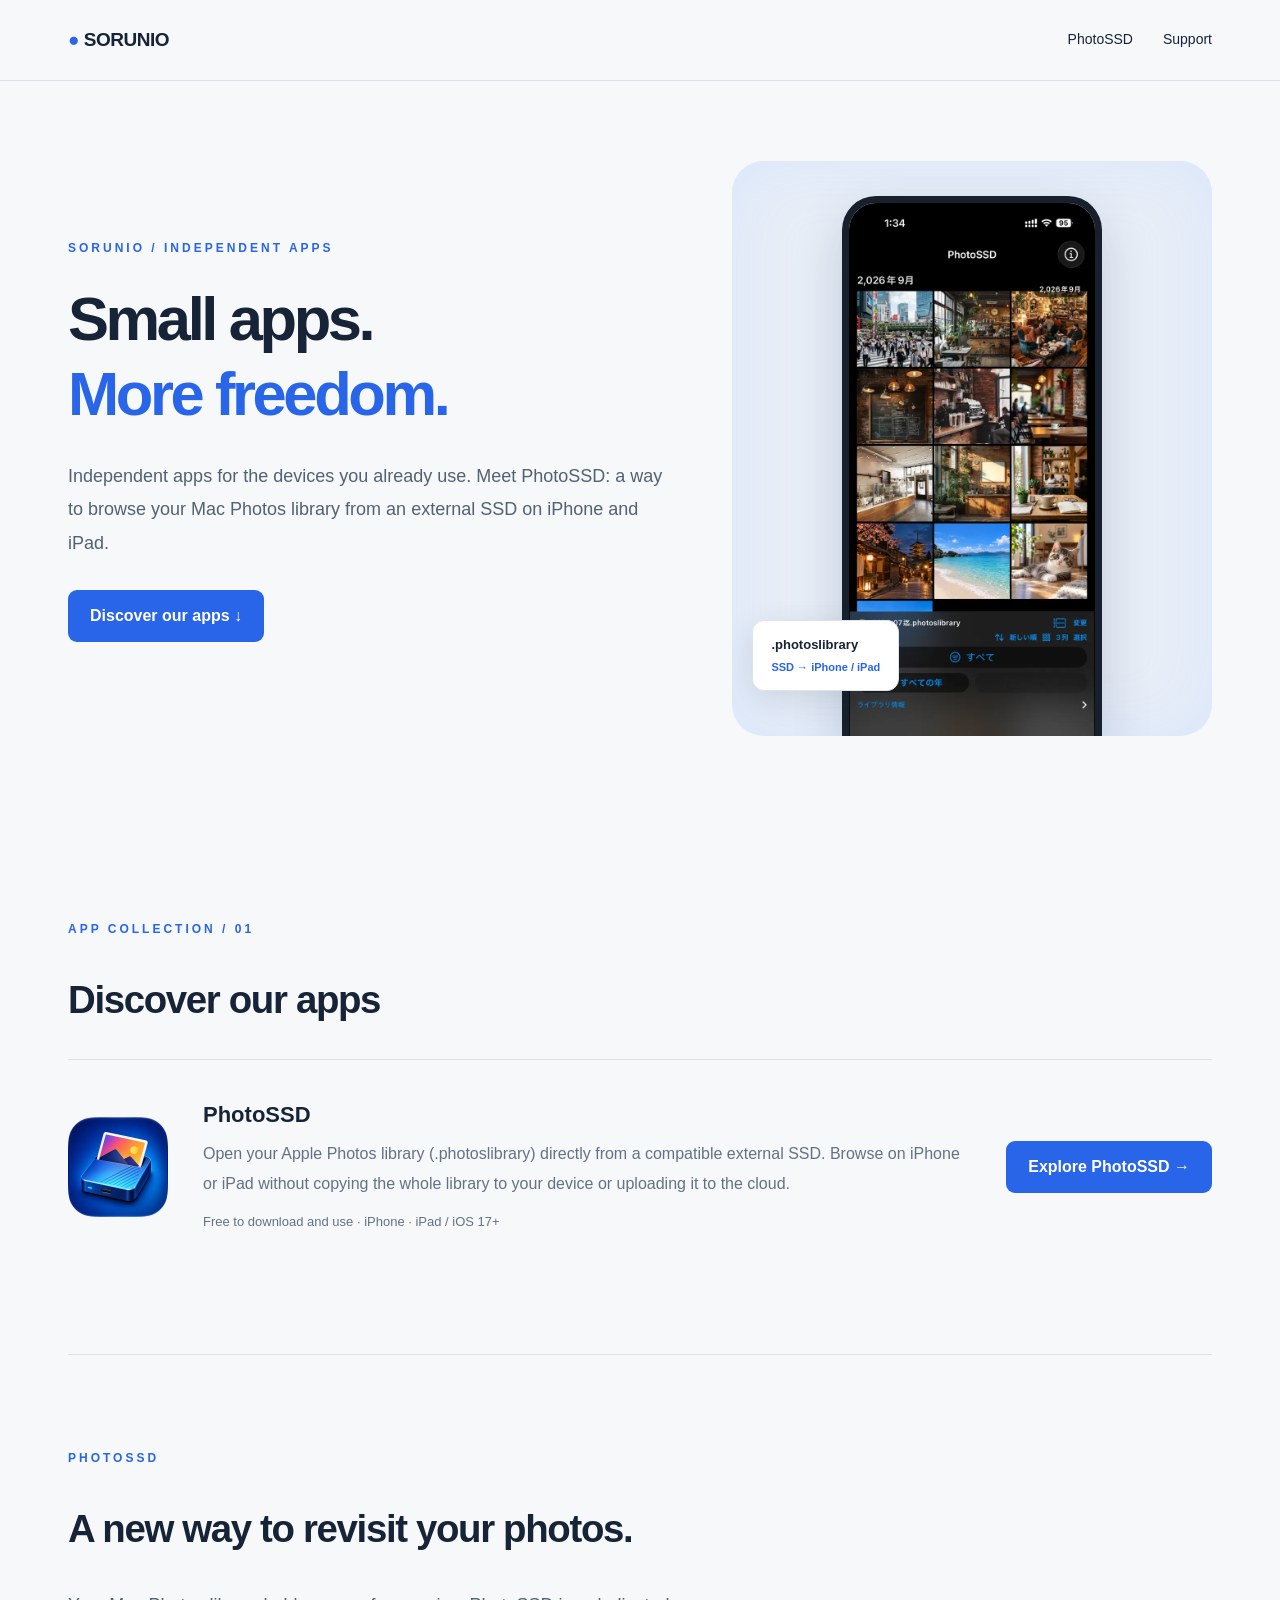
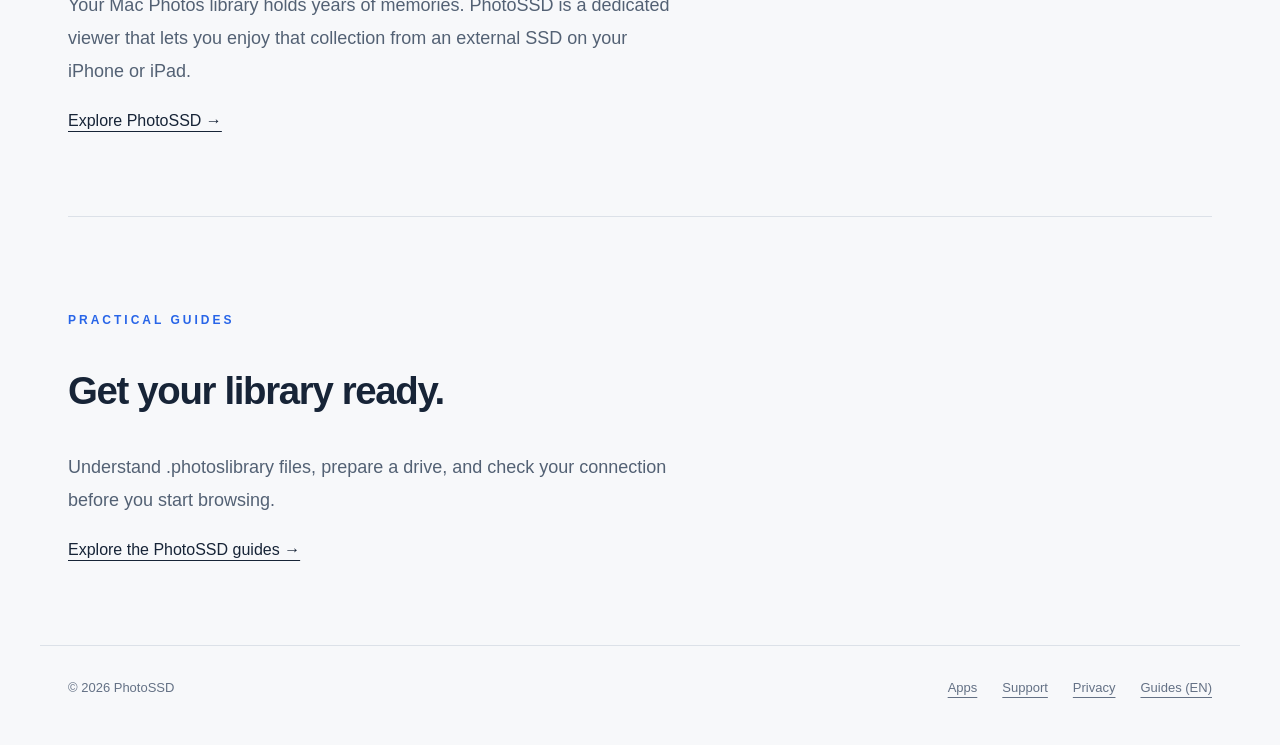
<file: index.html>
<!doctype html><html lang="en"><head><meta name="google-site-verification" content="eNs2dbOOphXWMgevdtfa7IP_ntMHbtro7x7PGZ-wGJ4"><meta charset="utf-8"><meta name="viewport" content="width=device-width, initial-scale=1"><title>SORUNIO | PhotoSSD External SSD Photo Viewer</title><meta name="description" content="Discover PhotoSSD, an iPhone and iPad app for browsing Mac Photos libraries directly from an external SSD. Explore features, setup guides and support."><link rel="canonical" href="https://djvshvk343.github.io/photossd-support/"><link rel="alternate" hreflang="en" href="https://djvshvk343.github.io/photossd-support/"><link rel="alternate" hreflang="x-default" href="https://djvshvk343.github.io/photossd-support/"><meta property="og:type" content="website"><meta property="og:title" content="SORUNIO | PhotoSSD External SSD Photo Viewer"><meta property="og:description" content="Discover PhotoSSD, an iPhone and iPad app for browsing Mac Photos libraries directly from an external SSD. Explore features, setup guides and support."><meta property="og:url" content="https://djvshvk343.github.io/photossd-support/"><meta property="og:image" content="https://djvshvk343.github.io/photossd-support/assets/og.png"><meta property="og:image:alt" content="PhotoSSD"><meta property="og:locale" content="en_GB"><meta name="apple-itunes-app" content="app-id=6810257487"><meta property="og:site_name" content="SORUNIO — PhotoSSD"><meta name="twitter:card" content="summary_large_image"><link rel="icon" href="assets/icon.webp"><link rel="stylesheet" href="assets/style.css"><script type="application/ld+json">[{"@context": "https://schema.org", "@type": "WebPage", "name": "SORUNIO | PhotoSSD External SSD Photo Viewer", "url": "https://djvshvk343.github.io/photossd-support/", "inLanguage": "en", "description": "Discover PhotoSSD, an iPhone and iPad app for browsing Mac Photos libraries directly from an external SSD. Explore features, setup guides and support."}, {"@context": "https://schema.org", "@type": "WebSite", "@id": "https://djvshvk343.github.io/photossd-support/#website", "name": "SORUNIO — PhotoSSD", "url": "https://djvshvk343.github.io/photossd-support/", "inLanguage": ["en"]}]</script></head><body><a class="skip" href="#main">Skip to content</a><header><nav aria-label="Main navigation"><a class="brand" href="index.html"><span>●</span> SORUNIO</a><a href="photossd/index.html">PhotoSSD</a><a href="support.html">Support</a></nav></header><main id="main"><section class="hero"><div><p class="eyebrow">SORUNIO / Independent apps</p><h1>Small apps.<br><span>More freedom.</span></h1><p class="lead">Independent apps for the devices you already use. Meet PhotoSSD: a way to browse your Mac Photos library from an external SSD on iPhone and iPad.</p><div class="buttons"><a class="button blue" href="#apps">Discover our apps ↓</a></div></div><div class="hero-art"><img class="screen" src="assets/screen-1.webp" width="600" height="1300" alt="PhotoSSD photo grid showing a library on an external SSD"><div class="art-label">.photoslibrary<span>SSD → iPhone / iPad</span></div></div></section><section class="section" id="apps"><p class="eyebrow">App collection / 01</p><h2>Discover our apps</h2><article class="app-card"><img src="assets/icon.webp" width="100" height="100" alt="PhotoSSD"><div><h3>PhotoSSD</h3><p>Open your Apple Photos library (.photoslibrary) directly from a compatible external SSD. Browse on iPhone or iPad without copying the whole library to your device or uploading it to the cloud.</p><span class="note">Free to download and use · iPhone · iPad / iOS 17+</span></div><a class="button blue" href="photossd/index.html">Explore PhotoSSD →</a></article></section><section class="section"><p class="eyebrow">PhotoSSD</p><h2>A new way to revisit your photos.</h2><p class="lead">Your Mac Photos library holds years of memories. PhotoSSD is a dedicated viewer that lets you enjoy that collection from an external SSD on your iPhone or iPad.</p><a href="photossd/index.html">Explore PhotoSSD →</a></section><section class="section"><p class="eyebrow">Practical guides</p><h2>Get your library ready.</h2><p class="lead">Understand .photoslibrary files, prepare a drive, and check your connection before you start browsing.</p><a href="guides/index.html">Explore the PhotoSSD guides →</a></section></main><footer><span>© 2026 PhotoSSD</span><div><a href="index.html">Apps</a><a href="support.html">Support</a><a href="privacy.html">Privacy</a><a href="guides/index.html">Guides (EN)</a></div></footer></body></html>
</file>
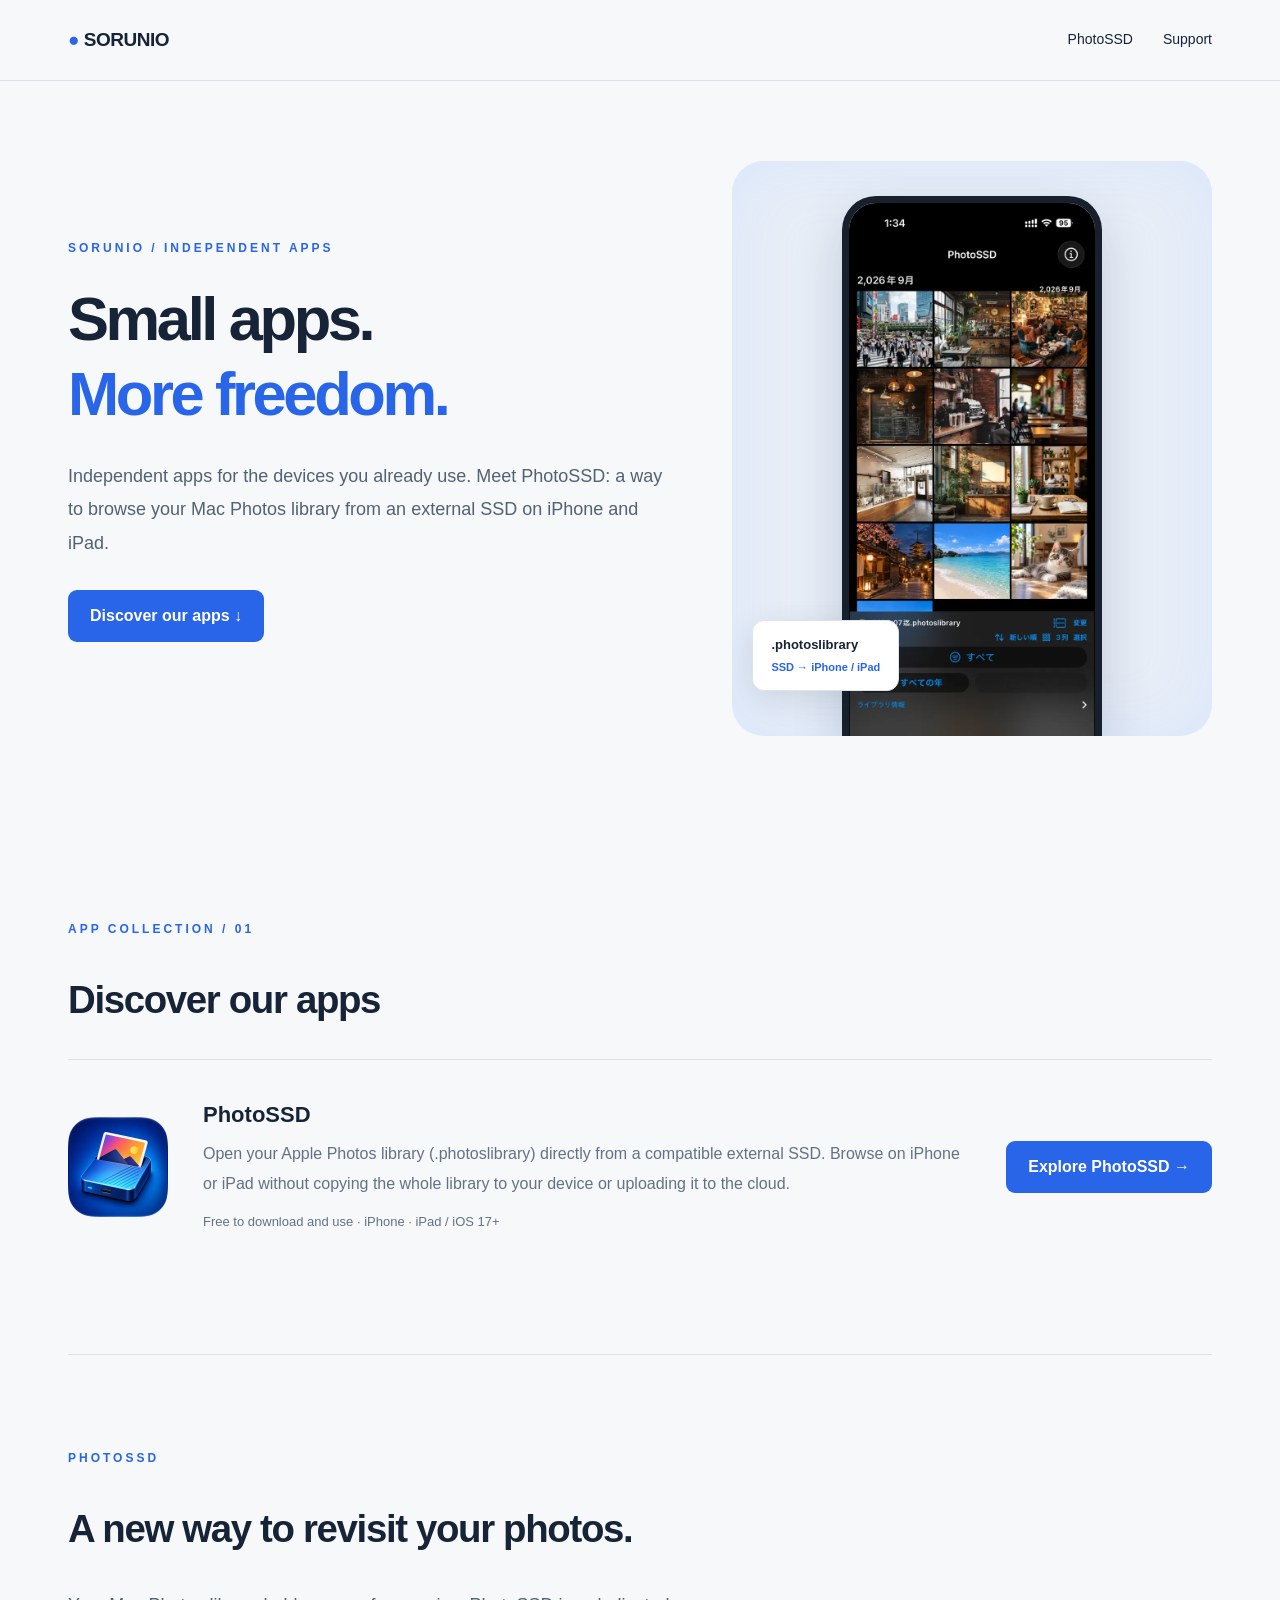
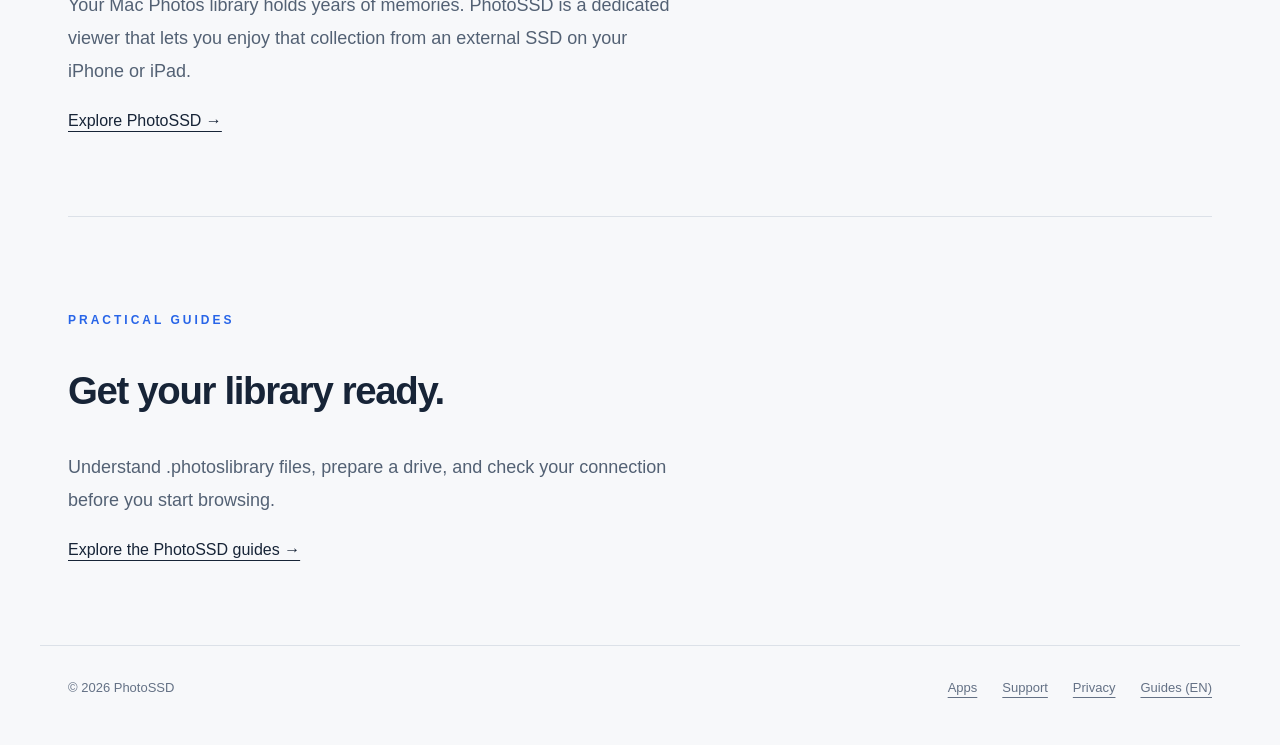
<file: en/index.html>
<!doctype html><html lang="en"><head><meta charset="utf-8"><meta name="viewport" content="width=device-width, initial-scale=1"><meta name="robots" content="noindex,follow"><meta http-equiv="refresh" content="0;url=https://djvshvk343.github.io/photossd-support/"><link rel="canonical" href="https://djvshvk343.github.io/photossd-support/"><title>Page moved | PhotoSSD</title></head><body><p><a href="https://djvshvk343.github.io/photossd-support/">Continue to the English page</a></p></body></html>
</file>
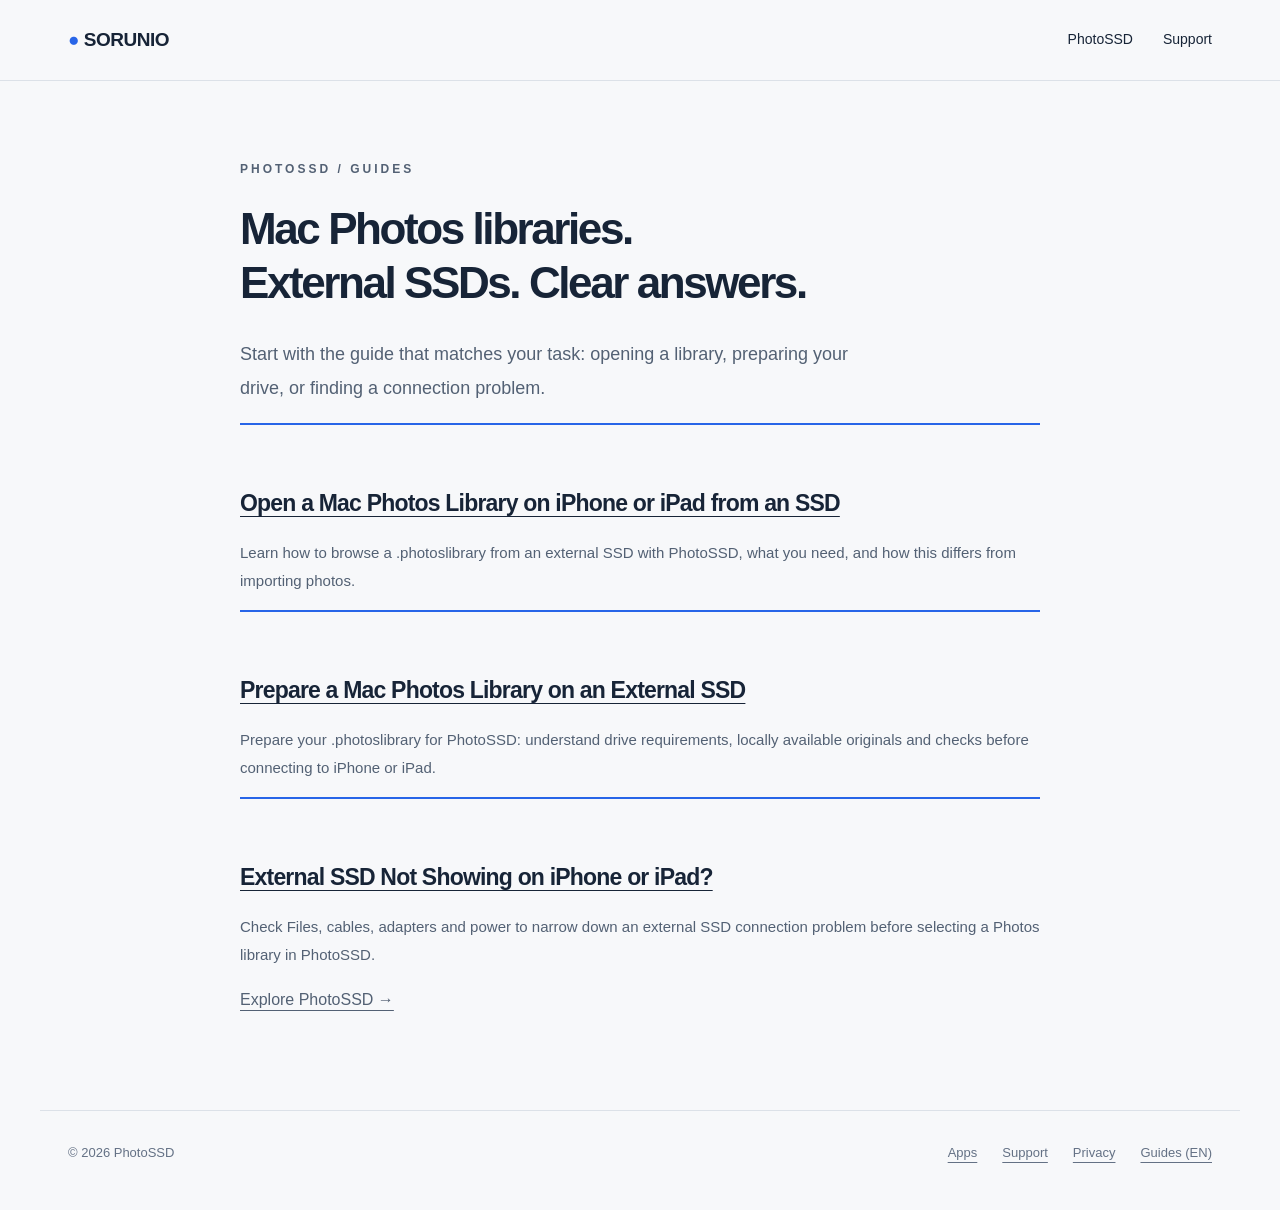
<file: guides/index.html>
<!doctype html><html lang="en"><head><meta charset="utf-8"><meta name="viewport" content="width=device-width, initial-scale=1"><title>PhotoSSD Guides | Mac Photos Libraries &amp; External SSDs</title><meta name="description" content="Practical guides to opening a Mac Photos library on iPhone or iPad, preparing an external SSD, and troubleshooting connections."><link rel="canonical" href="https://djvshvk343.github.io/photossd-support/guides/"><link rel="alternate" hreflang="en" href="https://djvshvk343.github.io/photossd-support/guides/"><link rel="alternate" hreflang="x-default" href="https://djvshvk343.github.io/photossd-support/guides/"><meta property="og:type" content="website"><meta property="og:title" content="PhotoSSD Guides | Mac Photos Libraries &amp; External SSDs"><meta property="og:description" content="Practical guides to opening a Mac Photos library on iPhone or iPad, preparing an external SSD, and troubleshooting connections."><meta property="og:url" content="https://djvshvk343.github.io/photossd-support/guides/"><meta property="og:image" content="https://djvshvk343.github.io/photossd-support/assets/og.png"><meta property="og:image:alt" content="PhotoSSD"><meta property="og:locale" content="en_GB"><meta name="apple-itunes-app" content="app-id=6810257487"><meta property="og:site_name" content="SORUNIO — PhotoSSD"><meta name="twitter:card" content="summary_large_image"><link rel="icon" href="../assets/icon.webp"><link rel="stylesheet" href="../assets/style.css"><script type="application/ld+json">[{"@context": "https://schema.org", "@type": "WebPage", "name": "PhotoSSD Guides | Mac Photos Libraries & External SSDs", "url": "https://djvshvk343.github.io/photossd-support/guides/", "inLanguage": "en", "description": "Practical guides to opening a Mac Photos library on iPhone or iPad, preparing an external SSD, and troubleshooting connections."}, {"@context": "https://schema.org", "@type": "WebSite", "@id": "https://djvshvk343.github.io/photossd-support/#website", "name": "SORUNIO — PhotoSSD", "url": "https://djvshvk343.github.io/photossd-support/", "inLanguage": ["en"]}, {"@context": "https://schema.org", "@type": "BreadcrumbList", "itemListElement": [{"@type": "ListItem", "position": 1, "name": "Apps", "item": "https://djvshvk343.github.io/photossd-support/"}, {"@type": "ListItem", "position": 2, "name": "PhotoSSD Guides | Mac Photos Libraries & External SSDs", "item": "https://djvshvk343.github.io/photossd-support/guides/"}]}]</script></head><body><a class="skip" href="#main">Skip to content</a><header><nav aria-label="Main navigation"><a class="brand" href="../index.html"><span>●</span> SORUNIO</a><a href="../photossd/index.html">PhotoSSD</a><a href="../support.html">Support</a></nav></header><main id="main"><article class="prose"><p class="eyebrow">PhotoSSD / Guides</p><h1>Mac Photos libraries.<br>External SSDs. Clear answers.</h1><p class="lead">Start with the guide that matches your task: opening a library, preparing your drive, or finding a connection problem.</p><article class="feature"><h2><a href="open-mac-photos-library-iphone-ipad/index.html">Open a Mac Photos Library on iPhone or iPad from an SSD</a></h2><p>Learn how to browse a .photoslibrary from an external SSD with PhotoSSD, what you need, and how this differs from importing photos.</p></article><article class="feature"><h2><a href="prepare-photos-library-external-ssd/index.html">Prepare a Mac Photos Library on an External SSD</a></h2><p>Prepare your .photoslibrary for PhotoSSD: understand drive requirements, locally available originals and checks before connecting to iPhone or iPad.</p></article><article class="feature"><h2><a href="external-ssd-not-showing-iphone-ipad/index.html">External SSD Not Showing on iPhone or iPad?</a></h2><p>Check Files, cables, adapters and power to narrow down an external SSD connection problem before selecting a Photos library in PhotoSSD.</p></article><p><a href="../photossd/index.html">Explore PhotoSSD →</a></p></article></main><footer><span>© 2026 PhotoSSD</span><div><a href="../index.html">Apps</a><a href="../support.html">Support</a><a href="../privacy.html">Privacy</a><a href="../guides/index.html">Guides (EN)</a></div></footer></body></html>
</file>
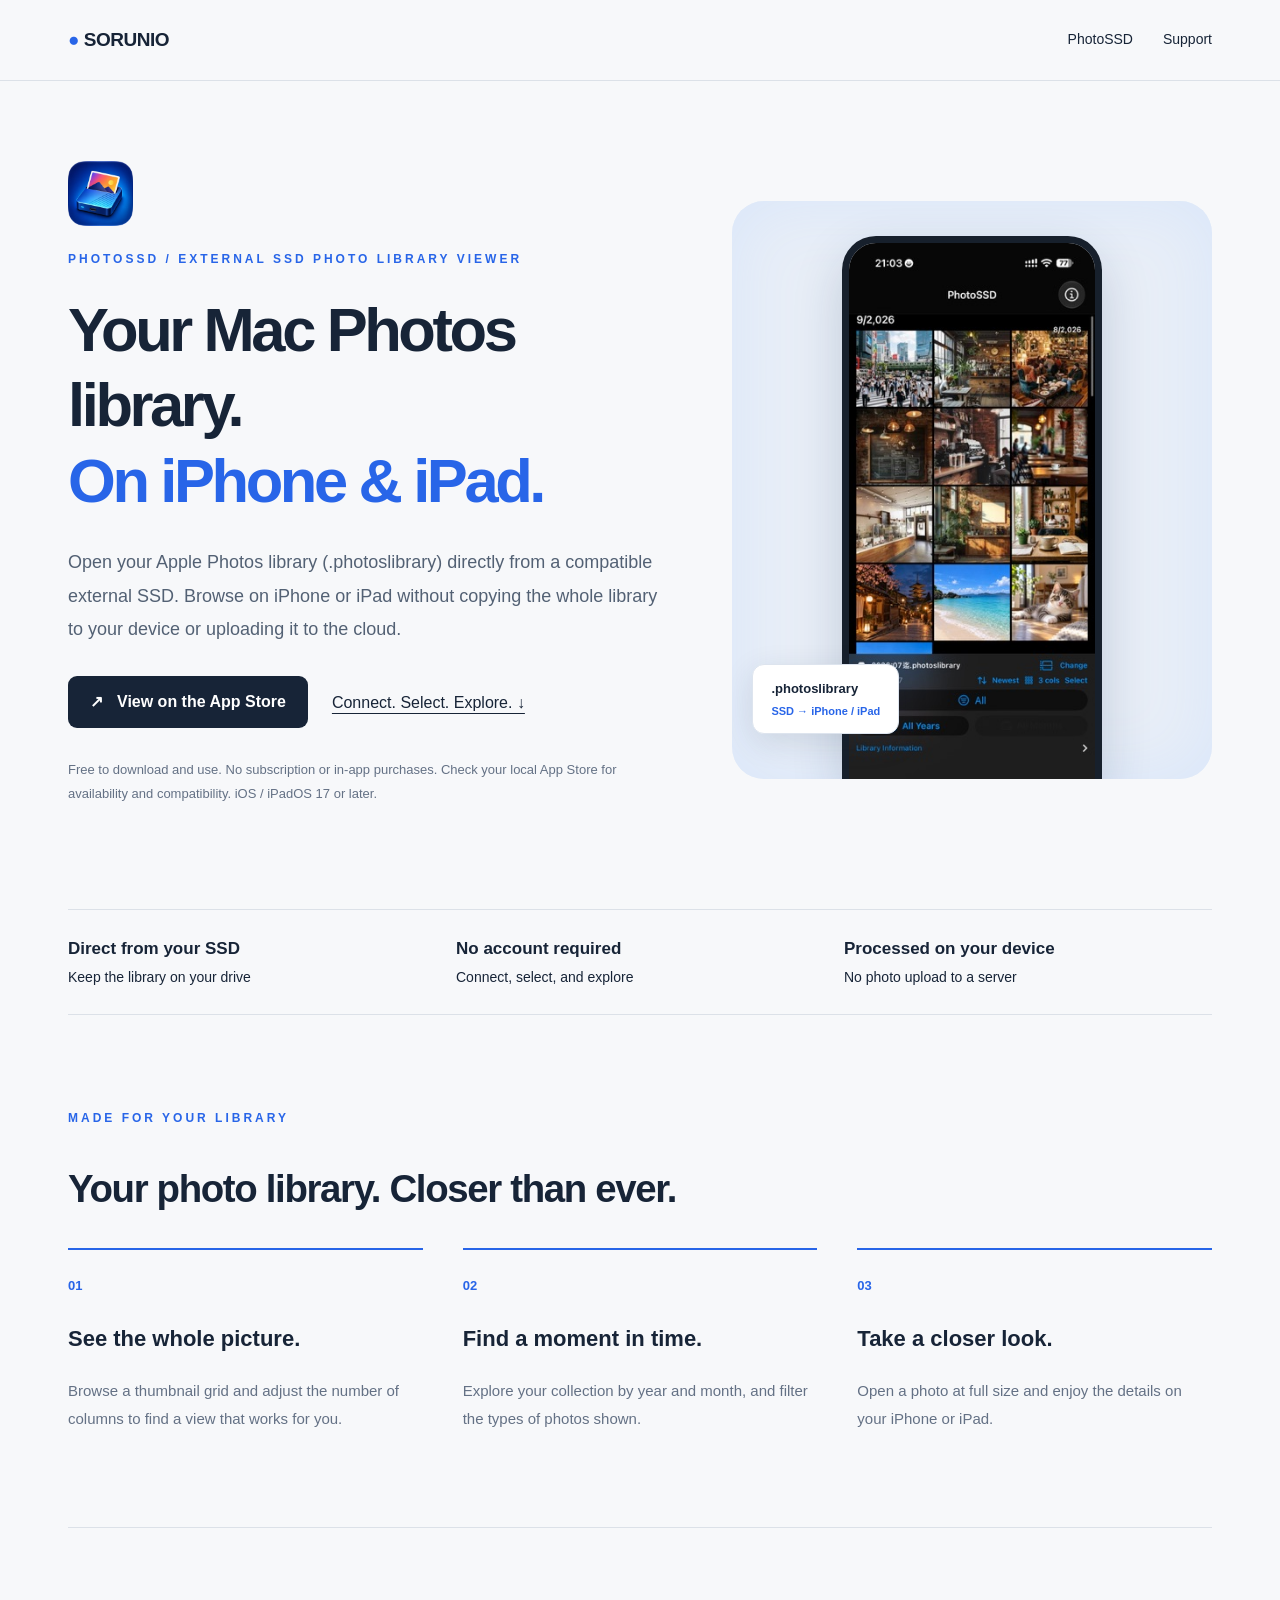
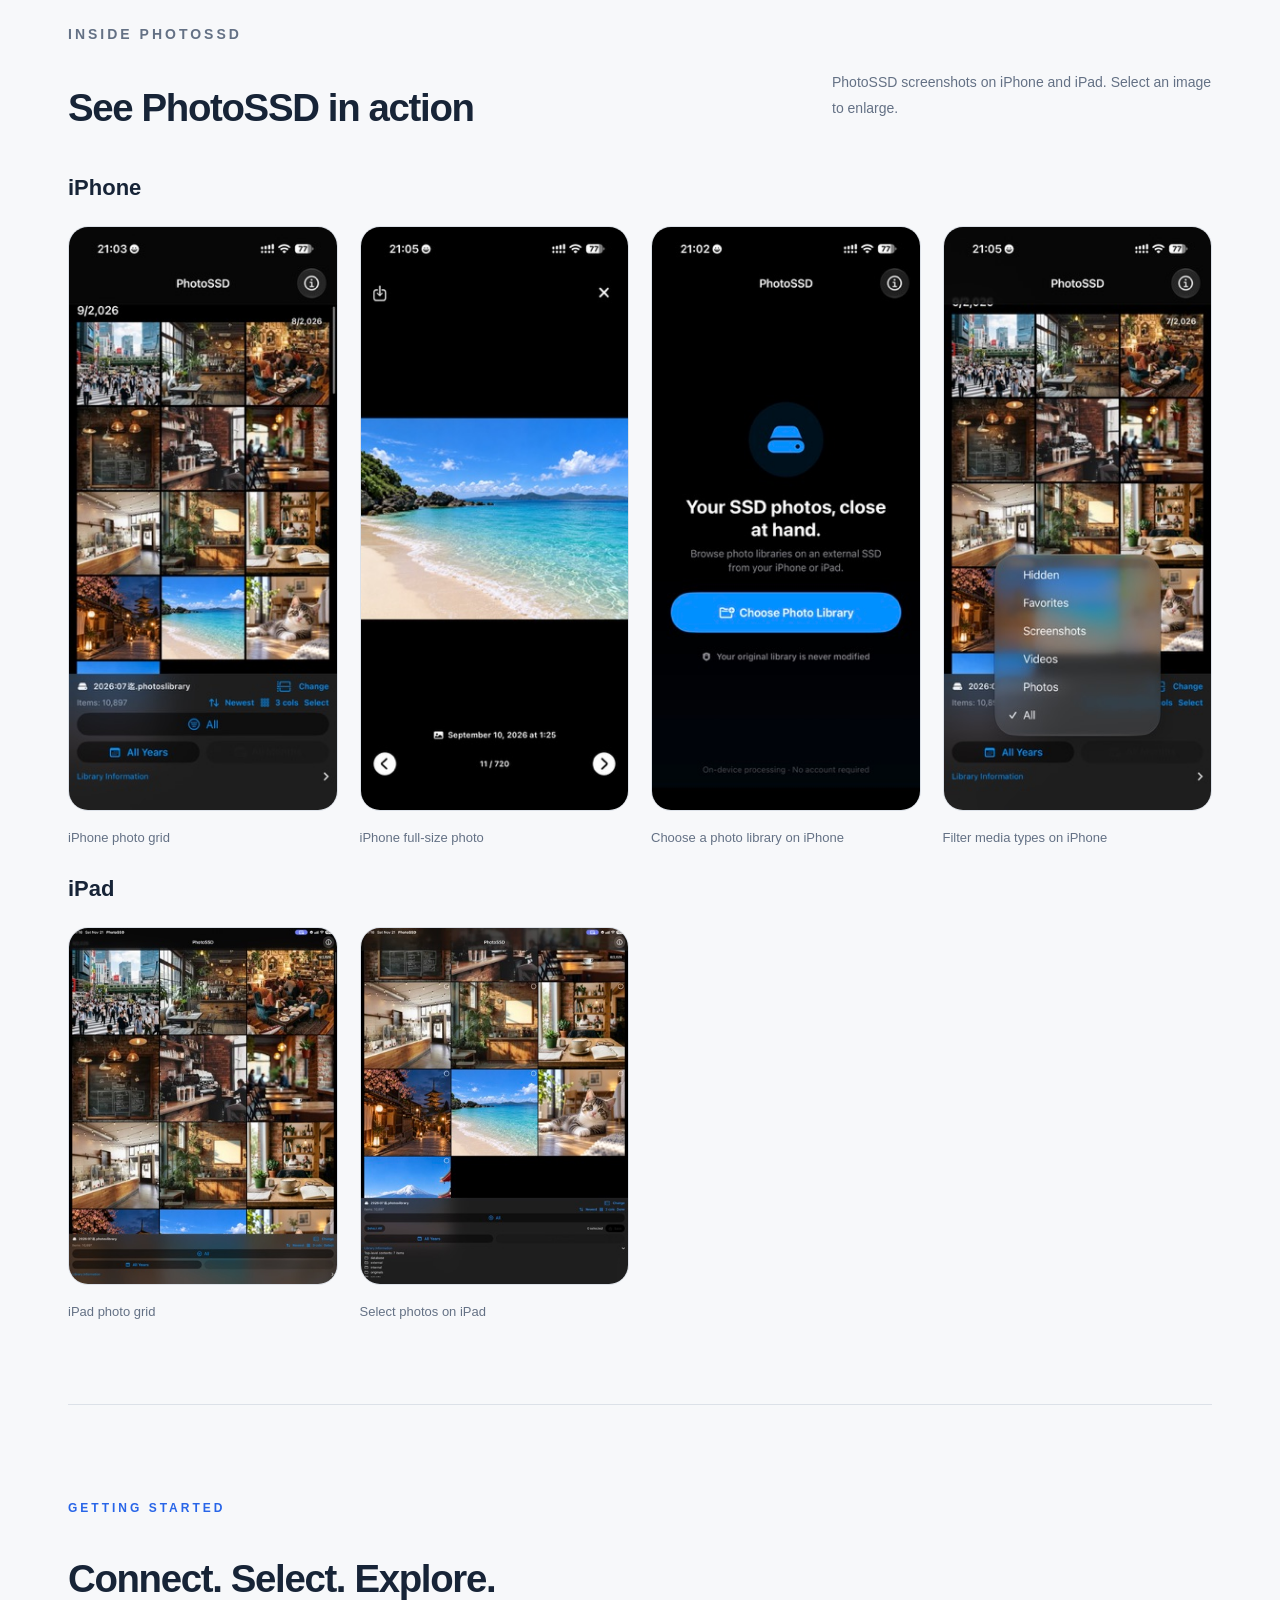
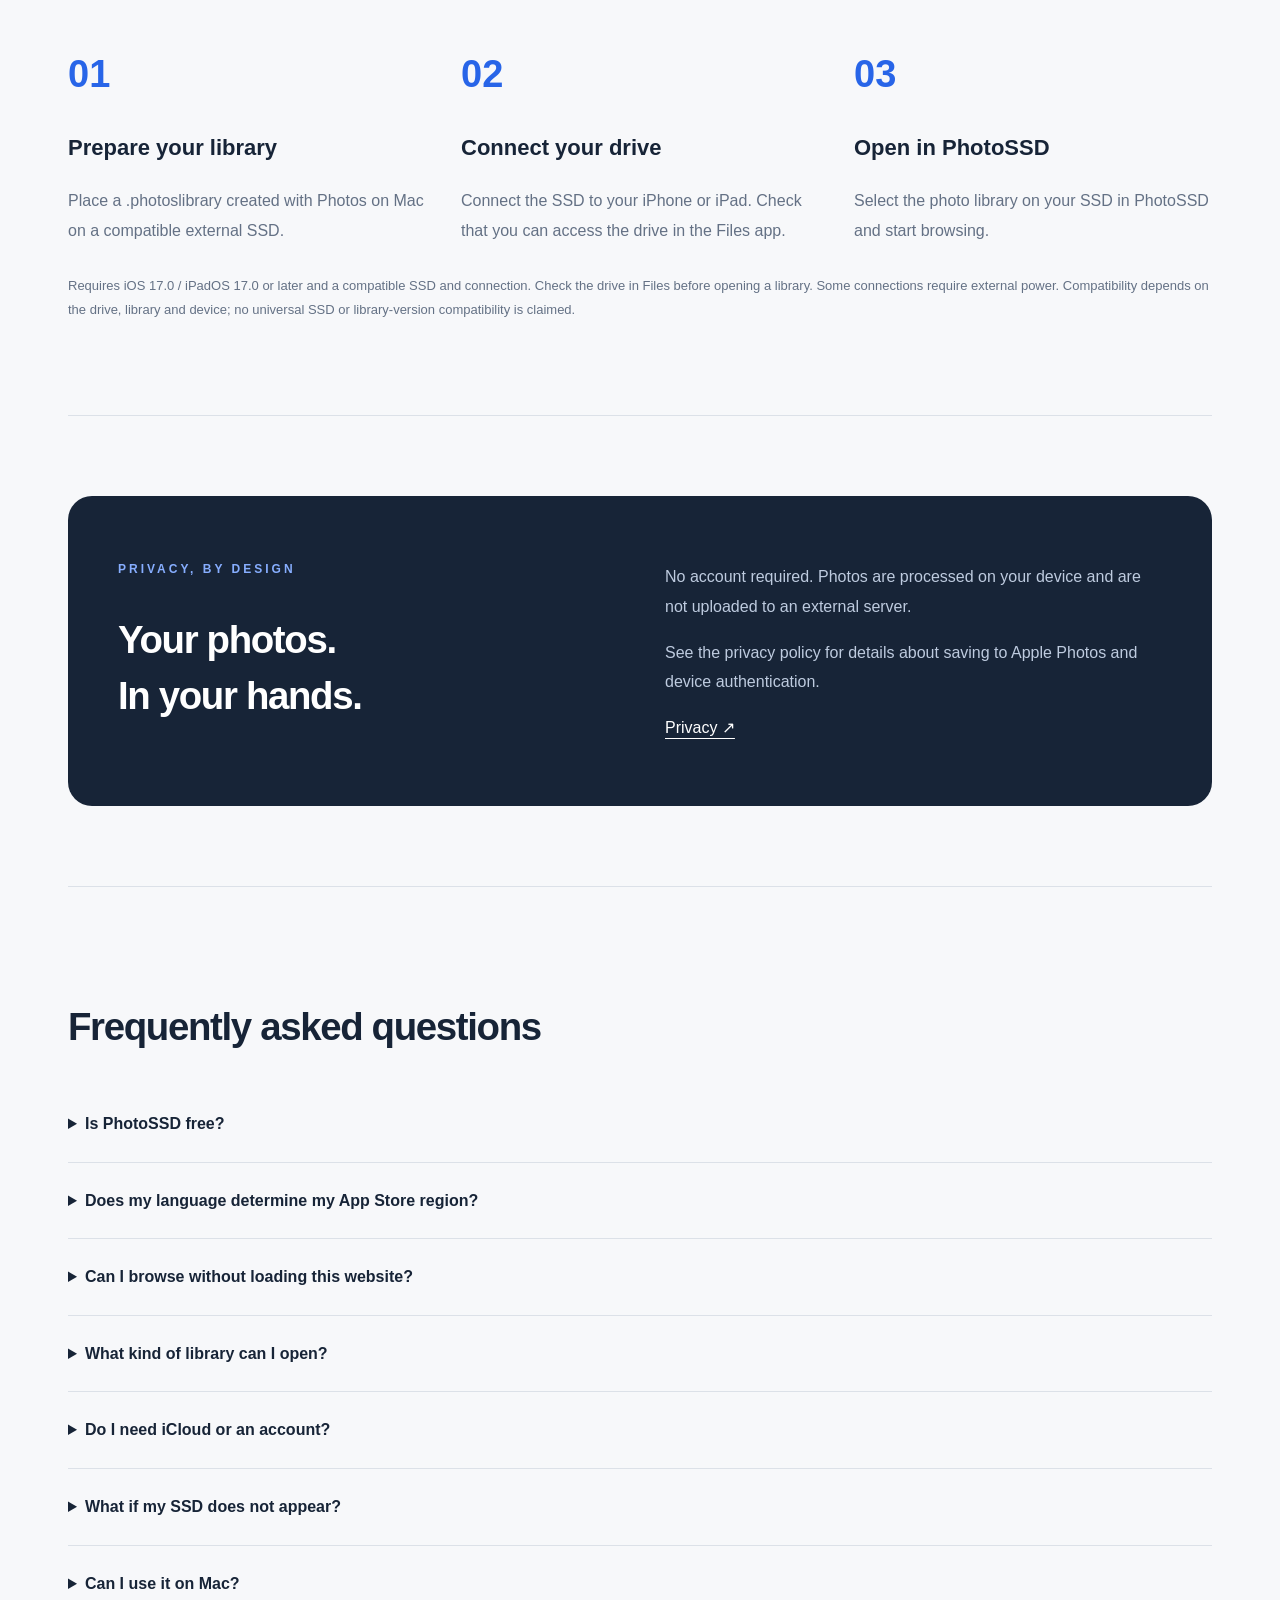
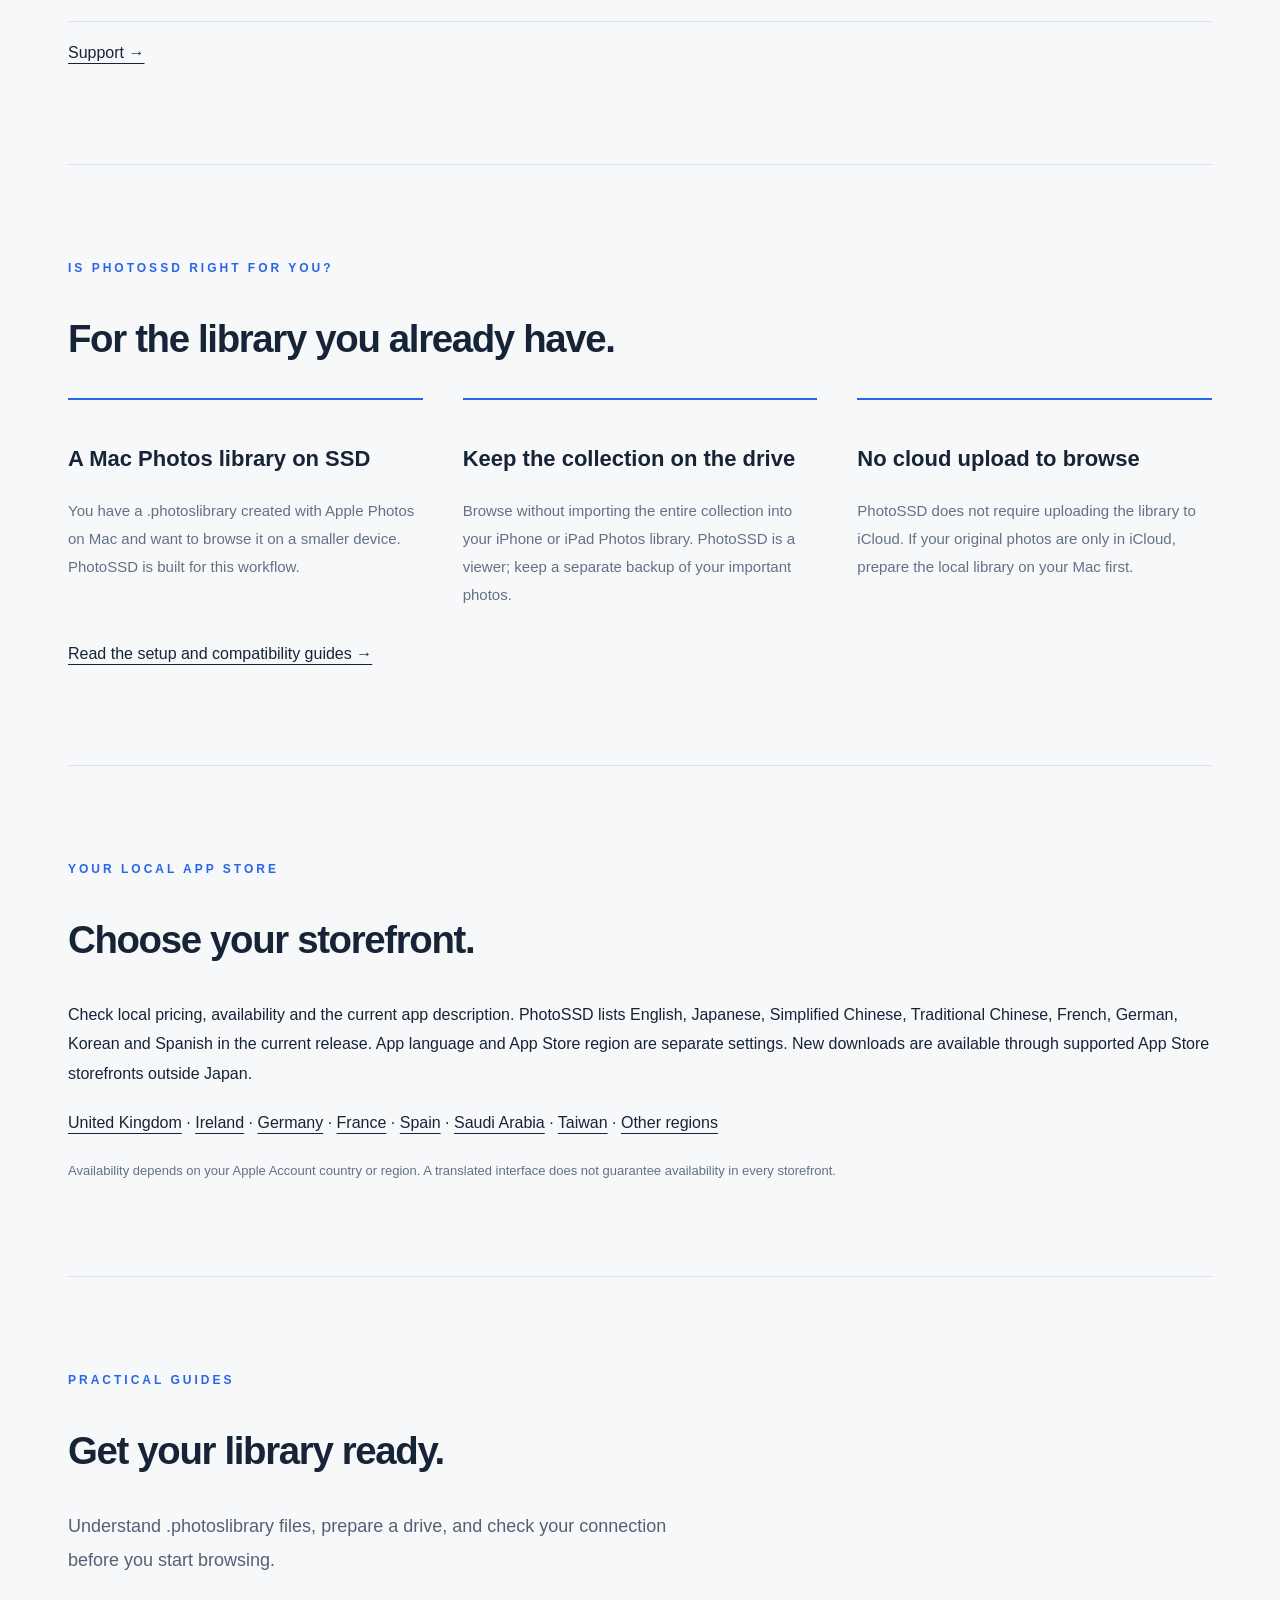
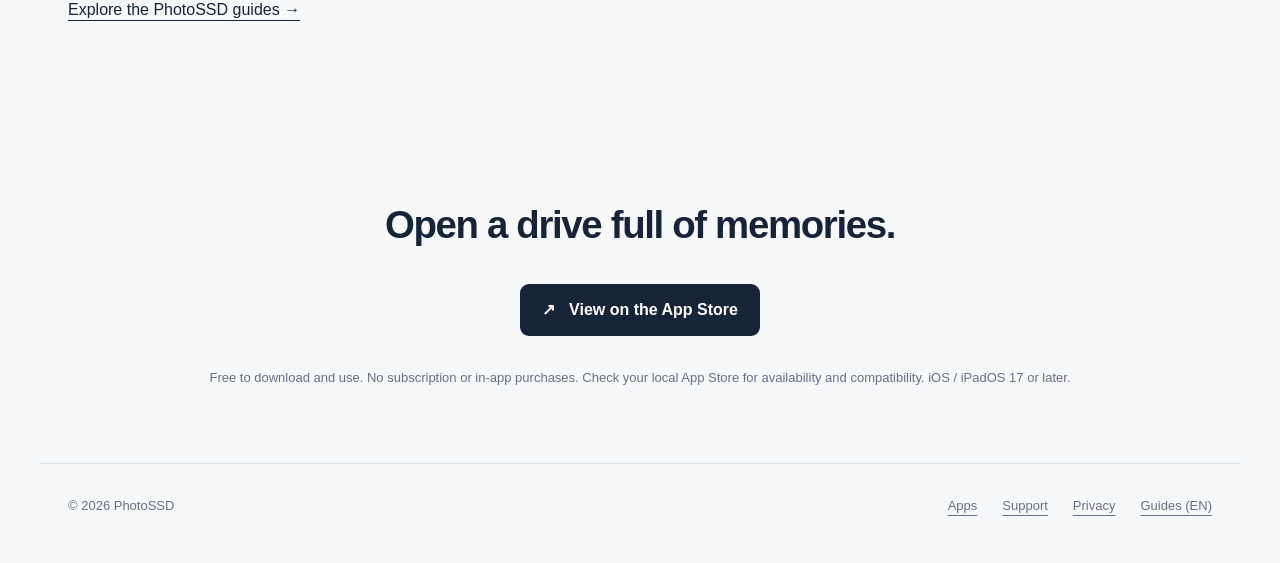
<file: photossd/index.html>
<!doctype html><html lang="en"><head><meta charset="utf-8"><meta name="viewport" content="width=device-width, initial-scale=1"><title>PhotoSSD — Mac Photos Library Viewer for iPhone &amp; iPad via SSD</title><meta name="description" content="Open your Mac Photos library on iPhone or iPad directly from an external SSD. Browse by year and month without importing the whole library or cloud upload."><link rel="canonical" href="https://djvshvk343.github.io/photossd-support/photossd/"><link rel="alternate" hreflang="en" href="https://djvshvk343.github.io/photossd-support/photossd/"><link rel="alternate" hreflang="x-default" href="https://djvshvk343.github.io/photossd-support/photossd/"><meta property="og:type" content="website"><meta property="og:title" content="PhotoSSD — Mac Photos Library Viewer for iPhone &amp; iPad via SSD"><meta property="og:description" content="Open your Mac Photos library on iPhone or iPad directly from an external SSD. Browse by year and month without importing the whole library or cloud upload."><meta property="og:url" content="https://djvshvk343.github.io/photossd-support/photossd/"><meta property="og:image" content="https://djvshvk343.github.io/photossd-support/assets/og.png"><meta property="og:image:alt" content="PhotoSSD"><meta property="og:locale" content="en_GB"><meta name="apple-itunes-app" content="app-id=6810257487"><meta property="og:site_name" content="SORUNIO — PhotoSSD"><meta name="twitter:card" content="summary_large_image"><link rel="icon" href="../assets/icon.webp"><link rel="stylesheet" href="../assets/style.css"><script type="application/ld+json">[{"@context": "https://schema.org", "@type": "SoftwareApplication", "name": "PhotoSSD", "url": "https://djvshvk343.github.io/photossd-support/photossd/", "inLanguage": "en", "description": "Open your Mac Photos library on iPhone or iPad directly from an external SSD. Browse by year and month without importing the whole library or cloud upload.", "operatingSystem": "iOS 17.0+, iPadOS 17.0+", "applicationCategory": "PhotoApplication", "downloadUrl": "https://apps.apple.com/app/id6810257487", "screenshot": "https://djvshvk343.github.io/photossd-support/assets/screen-1.webp", "image": "https://djvshvk343.github.io/photossd-support/assets/icon.webp", "featureList": ["View Mac Apple Photos libraries from external SSD", "Thumbnail grid", "Year and month browsing", "Photo type filters", "Full-size photo viewing"]}, {"@context": "https://schema.org", "@type": "WebSite", "@id": "https://djvshvk343.github.io/photossd-support/#website", "name": "SORUNIO — PhotoSSD", "url": "https://djvshvk343.github.io/photossd-support/", "inLanguage": ["en"]}, {"@context": "https://schema.org", "@type": "BreadcrumbList", "itemListElement": [{"@type": "ListItem", "position": 1, "name": "Apps", "item": "https://djvshvk343.github.io/photossd-support/"}, {"@type": "ListItem", "position": 2, "name": "PhotoSSD — Mac Photos Library Viewer for iPhone & iPad via SSD", "item": "https://djvshvk343.github.io/photossd-support/photossd/"}]}]</script></head><body><a class="skip" href="#main">Skip to content</a><header><nav aria-label="Main navigation"><a class="brand" href="../index.html"><span>●</span> SORUNIO</a><a href="../photossd/index.html">PhotoSSD</a><a href="../support.html">Support</a></nav></header><main id="main"><section class="hero"><div><img class="intro-icon" src="../assets/icon.webp" width="65" height="65" alt="PhotoSSD"><p class="eyebrow">PhotoSSD / External SSD photo library viewer</p><h1>Your Mac Photos library.<br><span>On iPhone &amp; iPad.</span></h1><p class="lead">Open your Apple Photos library (.photoslibrary) directly from a compatible external SSD. Browse on iPhone or iPad without copying the whole library to your device or uploading it to the cloud.</p><div class="buttons"><a class="button" href="https://apps.apple.com/app/id6810257487"><span aria-hidden="true">↗</span><span>View on the App Store</span></a><a href="#how">Connect. Select. Explore. ↓</a></div><p class="note">Free to download and use. No subscription or in-app purchases. Check your local App Store for availability and compatibility. iOS / iPadOS 17 or later.</p></div><div class="hero-art"><img class="screen" src="../assets/iphone-photo-grid.jpeg" width="281" height="612" alt="PhotoSSD photo grid showing a library on an external SSD"><div class="art-label">.photoslibrary<span>SSD → iPhone / iPad</span></div></div></section><div class="strip"><p><b>Direct from your SSD</b>Keep the library on your drive</p><p><b>No account required</b>Connect, select, and explore</p><p><b>Processed on your device</b>No photo upload to a server</p></div><section class="section" id="features"><p class="eyebrow">Made for your library</p><h2>Your photo library. Closer than ever.</h2><div class="features"><article class="feature"><span class="num">01</span><h3>See the whole picture.</h3><p>Browse a thumbnail grid and adjust the number of columns to find a view that works for you.</p></article><article class="feature"><span class="num">02</span><h3>Find a moment in time.</h3><p>Explore your collection by year and month, and filter the types of photos shown.</p></article><article class="feature"><span class="num">03</span><h3>Take a closer look.</h3><p>Open a photo at full size and enjoy the details on your iPhone or iPad.</p></article></div></section><section class="section"><div class="section-title"><div><p class="eyebrow">Inside PhotoSSD</p><h2>See PhotoSSD in action</h2></div><p>PhotoSSD screenshots on iPhone and iPad. Select an image to enlarge.</p></div><h3>iPhone</h3><div class="gallery"><figure><a href="../assets/iphone-photo-grid.jpeg"><img loading="lazy" src="../assets/iphone-photo-grid.jpeg" width="281" height="612" alt="iPhone photo grid"></a><figcaption>iPhone photo grid</figcaption></figure><figure><a href="../assets/iphone-photo-view.jpeg"><img loading="lazy" src="../assets/iphone-photo-view.jpeg" width="281" height="612" alt="iPhone full-size photo"></a><figcaption>iPhone full-size photo</figcaption></figure><figure><a href="../assets/iphone-choose-library.jpeg"><img loading="lazy" src="../assets/iphone-choose-library.jpeg" width="281" height="612" alt="Choose a photo library on iPhone"></a><figcaption>Choose a photo library on iPhone</figcaption></figure><figure><a href="../assets/iphone-media-filter.jpeg"><img loading="lazy" src="../assets/iphone-media-filter.jpeg" width="281" height="612" alt="Filter media types on iPhone"></a><figcaption>Filter media types on iPhone</figcaption></figure></div><h3>iPad</h3><div class="gallery"><figure><a href="../assets/ipad-photo-grid.jpeg"><img loading="lazy" src="../assets/ipad-photo-grid.jpeg" width="360" height="480" alt="iPad photo grid"></a><figcaption>iPad photo grid</figcaption></figure><figure><a href="../assets/ipad-select-photos.jpeg"><img loading="lazy" src="../assets/ipad-select-photos.jpeg" width="360" height="480" alt="Select photos on iPad"></a><figcaption>Select photos on iPad</figcaption></figure></div></section><section class="section" id="how"><p class="eyebrow">Getting started</p><h2>Connect. Select. Explore.</h2><div class="steps"><article><h3>Prepare your library</h3><p>Place a .photoslibrary created with Photos on Mac on a compatible external SSD.</p></article><article><h3>Connect your drive</h3><p>Connect the SSD to your iPhone or iPad. Check that you can access the drive in the Files app.</p></article><article><h3>Open in PhotoSSD</h3><p>Select the photo library on your SSD in PhotoSSD and start browsing.</p></article></div><p class="note">Requires iOS 17.0 / iPadOS 17.0 or later and a compatible SSD and connection. Check the drive in Files before opening a library. Some connections require external power. Compatibility depends on the drive, library and device; no universal SSD or library-version compatibility is claimed.</p></section><section class="section"><div class="privacy-panel"><div><p class="eyebrow">Privacy, by design</p><h2>Your photos.<br>In your hands.</h2></div><div><p>No account required. Photos are processed on your device and are not uploaded to an external server.</p><p>See the privacy policy for details about saving to Apple Photos and device authentication.</p><a href="../privacy.html">Privacy ↗</a></div></div></section><section class="section"><h2>Frequently asked questions</h2><details><summary>Is PhotoSSD free?</summary><p>PhotoSSD is free to download and use, with no subscription or in-app purchases. Check your local App Store for current availability.</p></details><details><summary>Does my language determine my App Store region?</summary><p>No. Your Apple Account country or region determines the storefront. The current app listing shows supported interface languages. This website and public guides are in English.</p></details><details><summary>Can I browse without loading this website?</summary><p>Once the app is installed and your originals are available locally on the SSD, library browsing runs on your device. This website is not required to load the library. Cloud-only originals must first be downloaded on your Mac.</p></details><details><summary>What kind of library can I open?</summary><p>PhotoSSD is a viewer for Apple Photos libraries (.photoslibrary) created on Mac. It is designed for these libraries rather than general photo folders.</p></details><details><summary>Do I need iCloud or an account?</summary><p>No account registration or cloud upload of your photos is required to use PhotoSSD.</p></details><details><summary>What if my SSD does not appear?</summary><p>First check that the SSD appears in the Files app. Check the cable, adapter, and power supply. If the problem persists, contact support with your device, OS, SSD, and connection details.</p></details><details><summary>Can I use it on Mac?</summary><p>This website focuses on use with iPhone and iPad. The App Store lists macOS operation as unverified.</p></details><p><a href="../support.html">Support →</a></p></section><section class="section"><p class="eyebrow">Is PhotoSSD right for you?</p><h2>For the library you already have.</h2><div class="features"><article class="feature"><h3>A Mac Photos library on SSD</h3><p>You have a .photoslibrary created with Apple Photos on Mac and want to browse it on a smaller device. PhotoSSD is built for this workflow.</p></article><article class="feature"><h3>Keep the collection on the drive</h3><p>Browse without importing the entire collection into your iPhone or iPad Photos library. PhotoSSD is a viewer; keep a separate backup of your important photos.</p></article><article class="feature"><h3>No cloud upload to browse</h3><p>PhotoSSD does not require uploading the library to iCloud. If your original photos are only in iCloud, prepare the local library on your Mac first.</p></article></div><p><a href="../guides/index.html">Read the setup and compatibility guides →</a></p></section><section class="section"><p class="eyebrow">Your local App Store</p><h2>Choose your storefront.</h2><p>Check local pricing, availability and the current app description. PhotoSSD lists English, Japanese, Simplified Chinese, Traditional Chinese, French, German, Korean and Spanish in the current release. App language and App Store region are separate settings. New downloads are available through supported App Store storefronts outside Japan.</p><p class="storefronts"><a href="https://apps.apple.com/gb/app/photossd/id6810257487">United Kingdom</a> · <a href="https://apps.apple.com/ie/app/photossd/id6810257487">Ireland</a> · <a href="https://apps.apple.com/de/app/photossd/id6810257487">Germany</a> · <a href="https://apps.apple.com/fr/app/photossd/id6810257487">France</a> · <a href="https://apps.apple.com/es/app/photossd/id6810257487">Spain</a> · <a href="https://apps.apple.com/sa/app/photossd/id6810257487">Saudi Arabia</a> · <a href="https://apps.apple.com/tw/app/photossd/id6810257487">Taiwan</a> · <a href="https://apps.apple.com/app/id6810257487">Other regions</a></p><p class="note">Availability depends on your Apple Account country or region. A translated interface does not guarantee availability in every storefront.</p></section><section class="section"><p class="eyebrow">Practical guides</p><h2>Get your library ready.</h2><p class="lead">Understand .photoslibrary files, prepare a drive, and check your connection before you start browsing.</p><a href="../guides/index.html">Explore the PhotoSSD guides →</a></section><section class="cta" id="download"><h2>Open a drive full of memories.</h2><div class="buttons"><a class="button" href="https://apps.apple.com/app/id6810257487"><span aria-hidden="true">↗</span><span>View on the App Store</span></a></div><p class="note">Free to download and use. No subscription or in-app purchases. Check your local App Store for availability and compatibility. iOS / iPadOS 17 or later.</p></section></main><footer><span>© 2026 PhotoSSD</span><div><a href="../index.html">Apps</a><a href="../support.html">Support</a><a href="../privacy.html">Privacy</a><a href="../guides/index.html">Guides (EN)</a></div></footer></body></html>
</file>
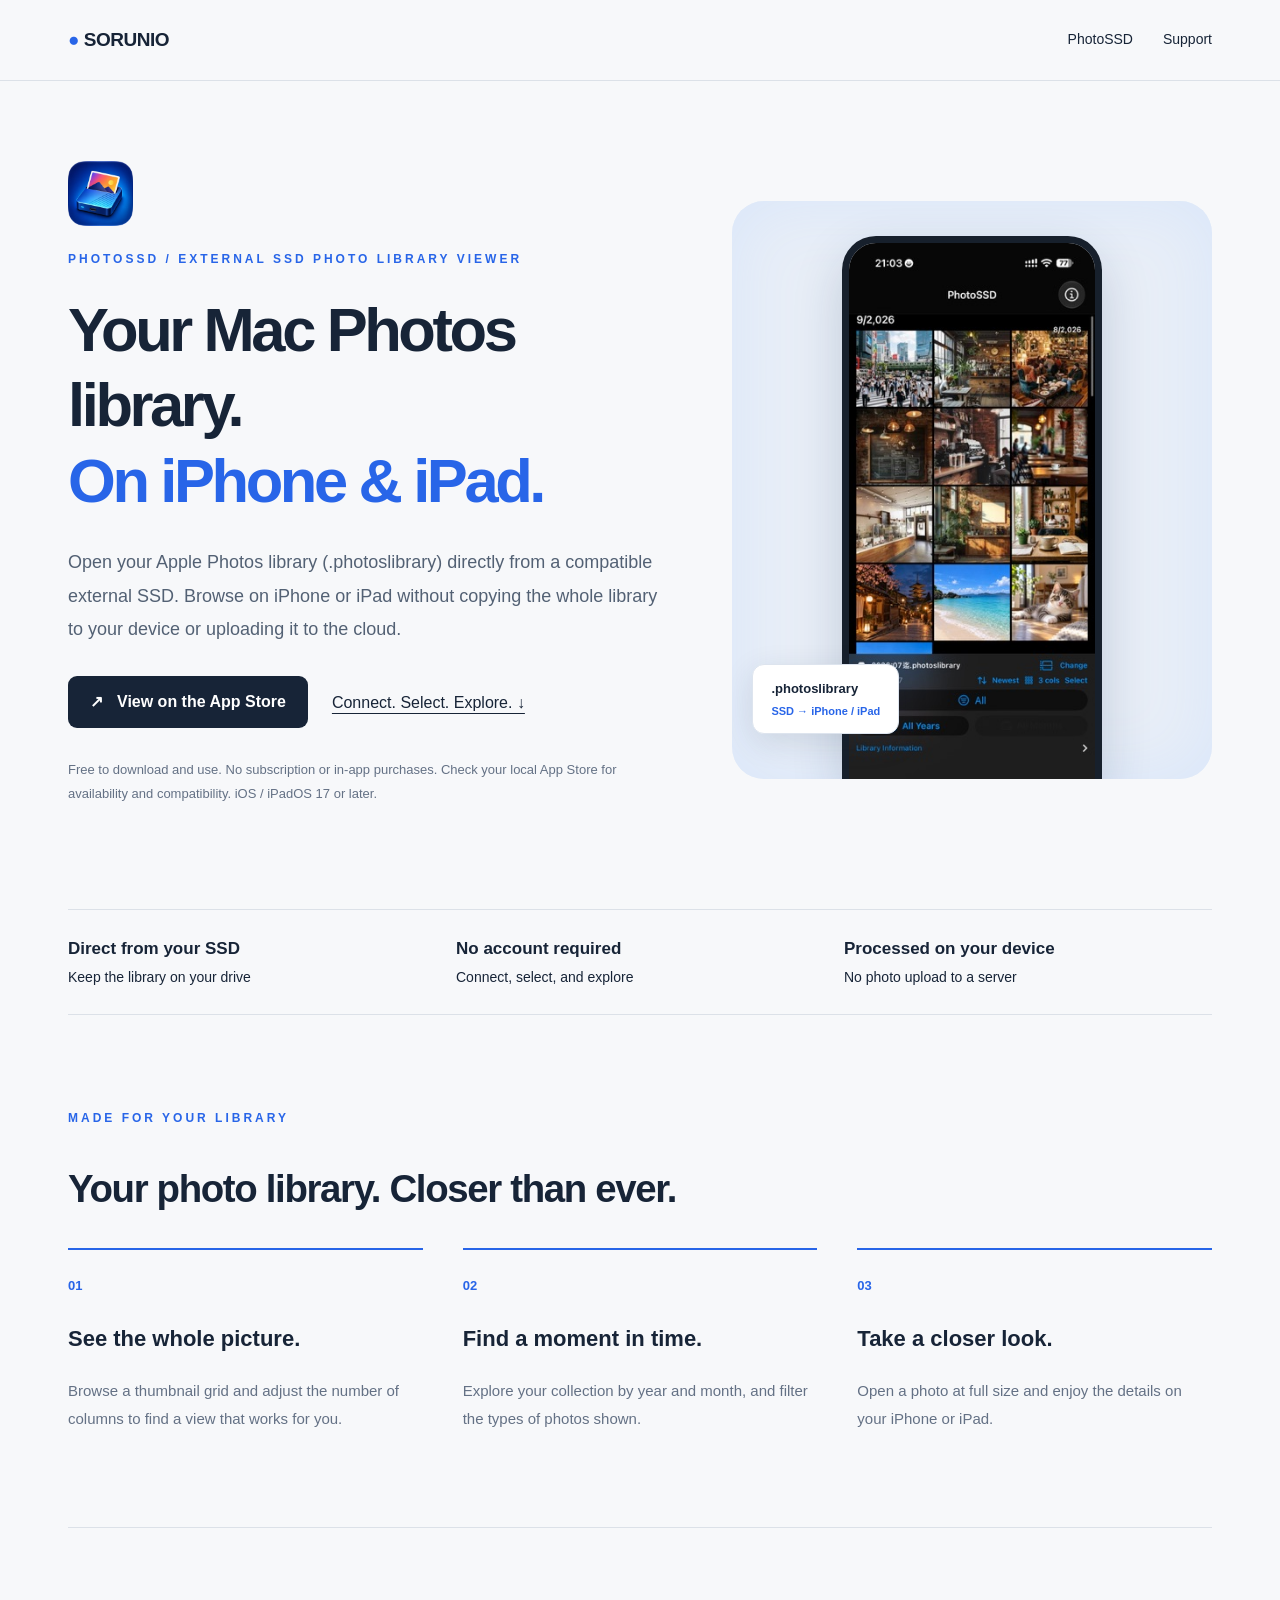
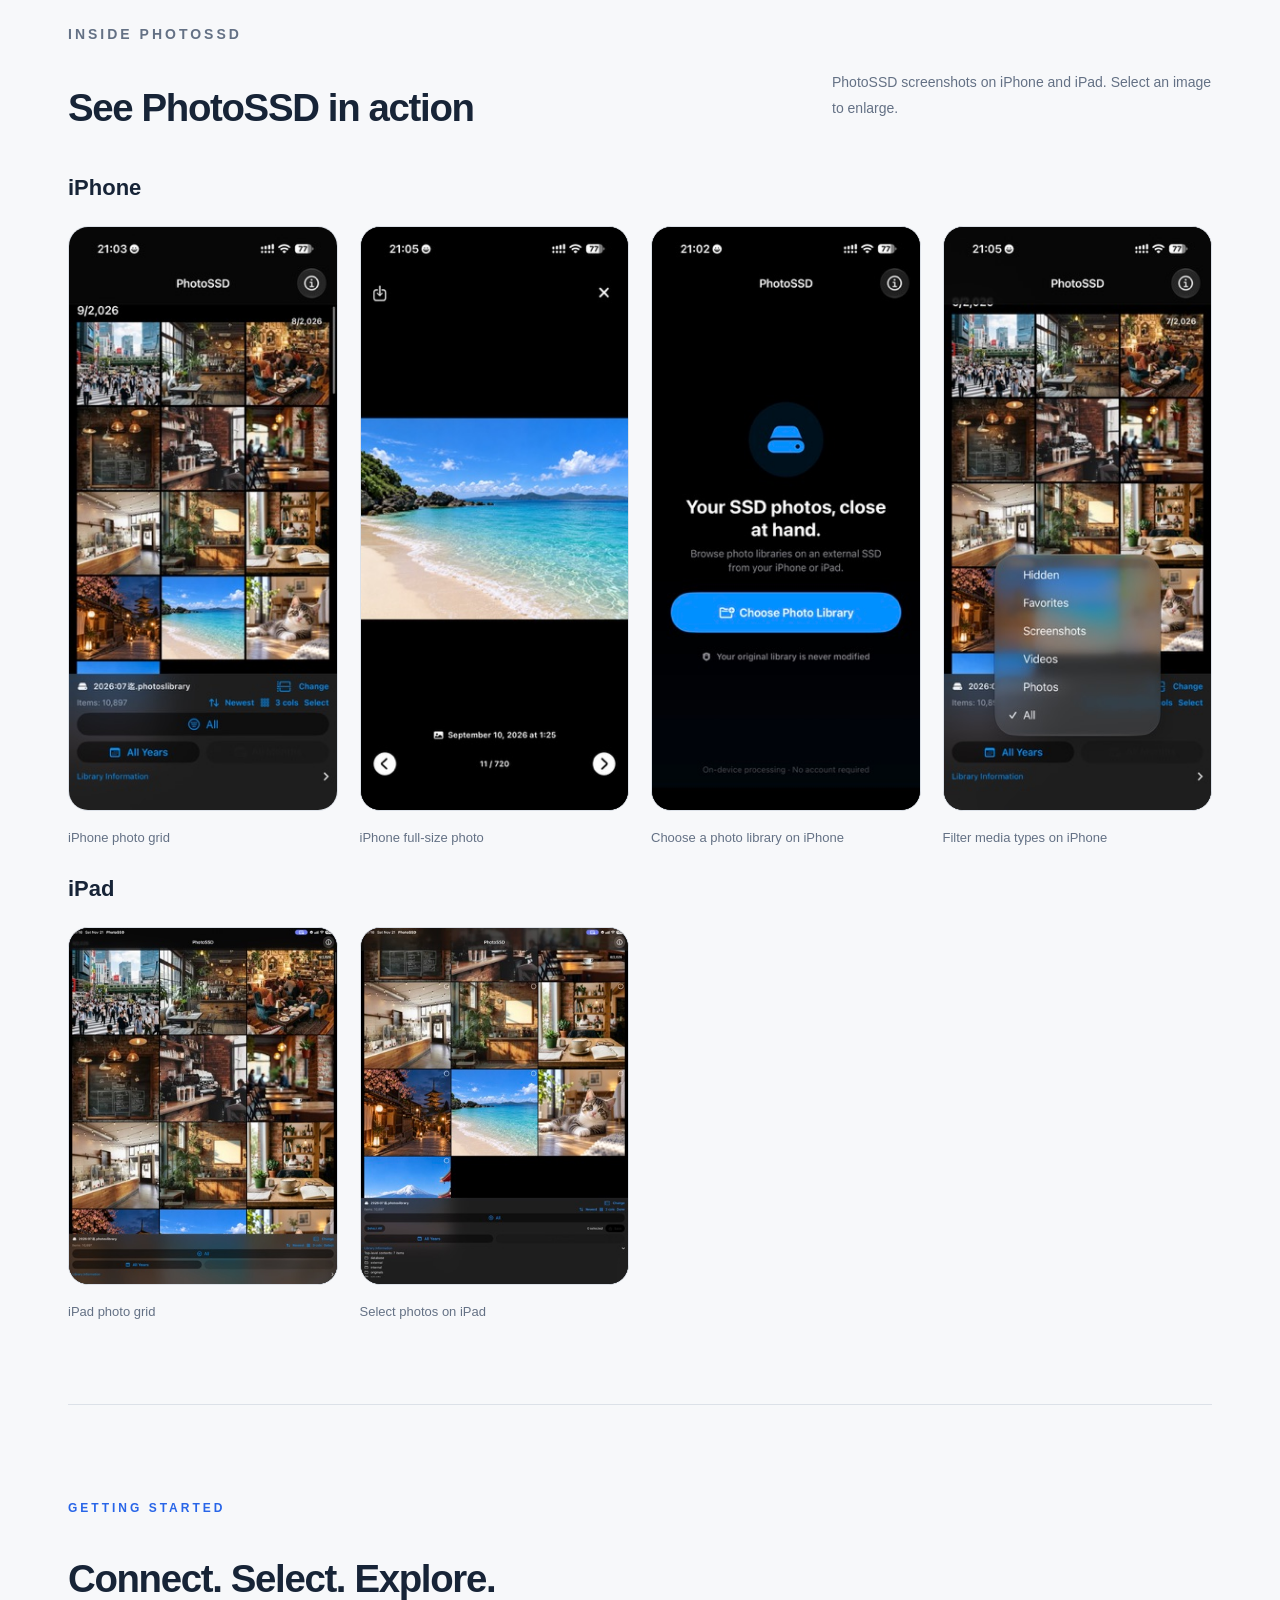
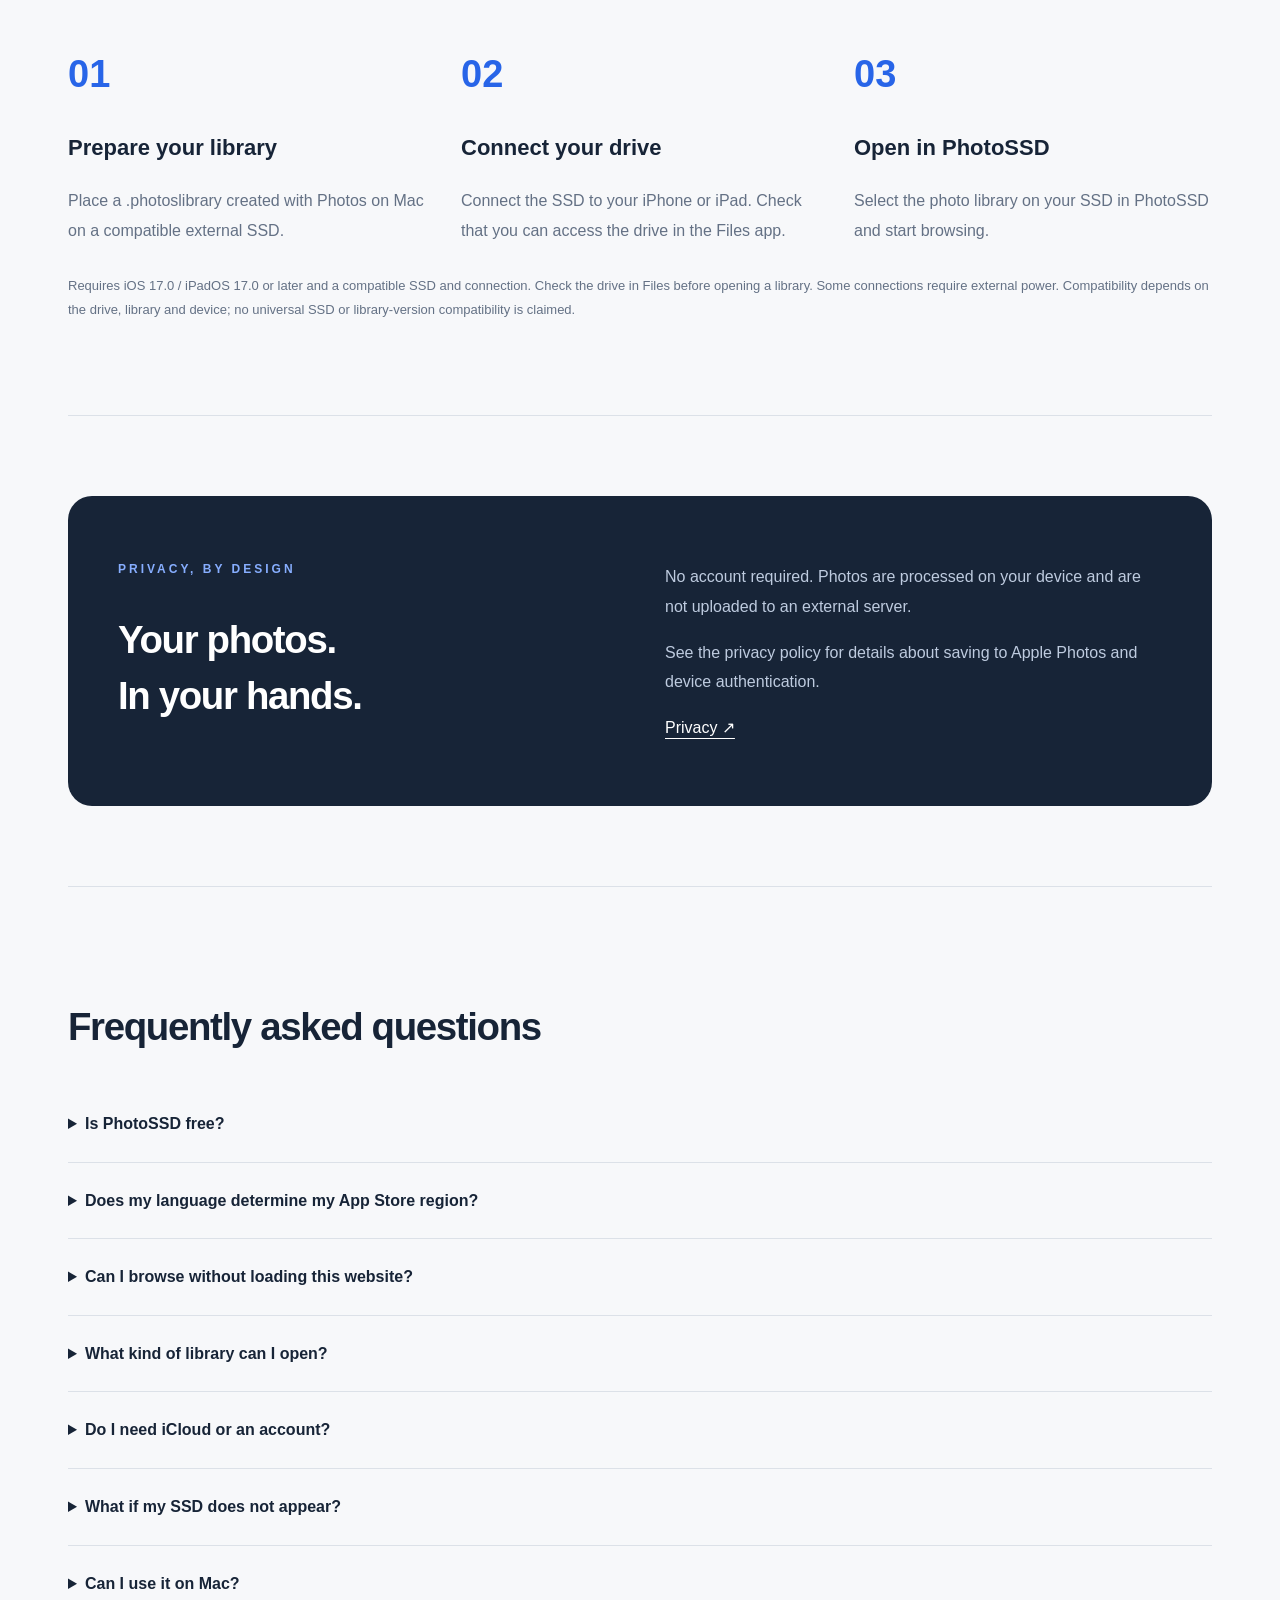
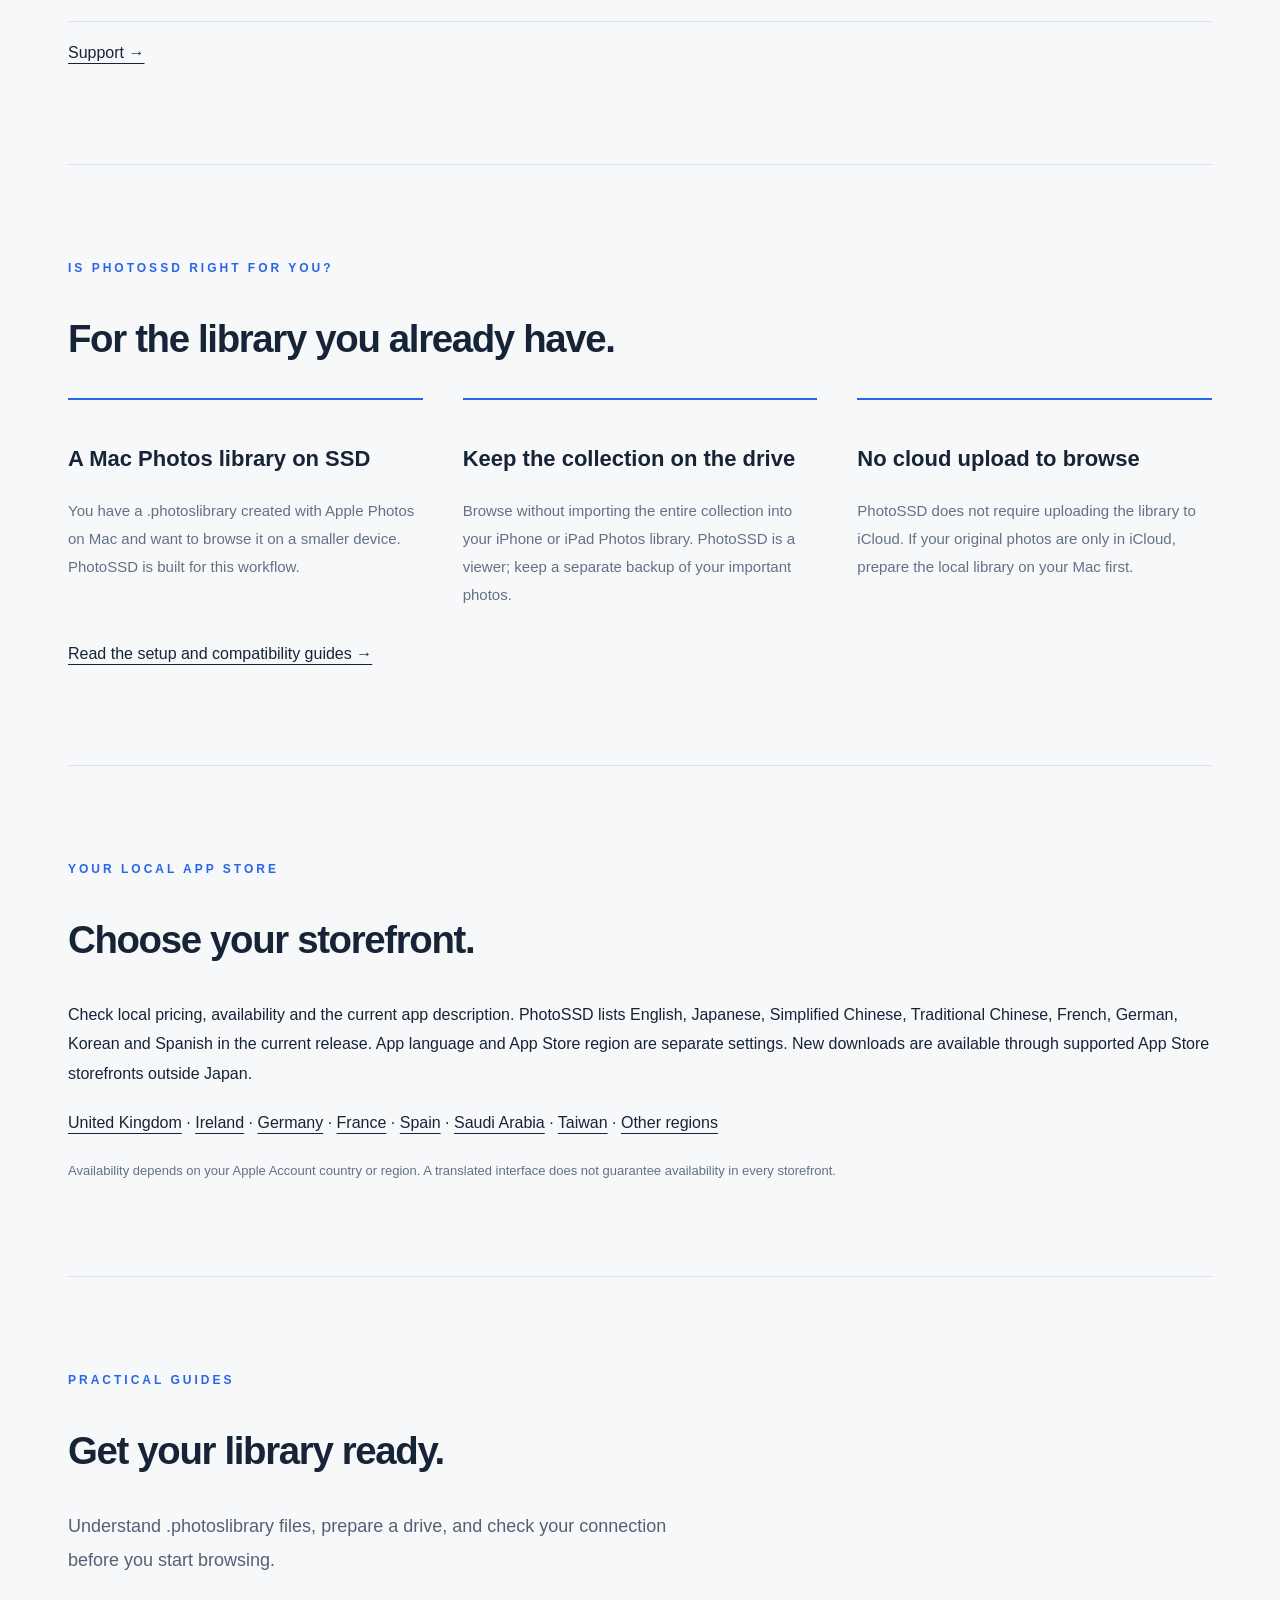
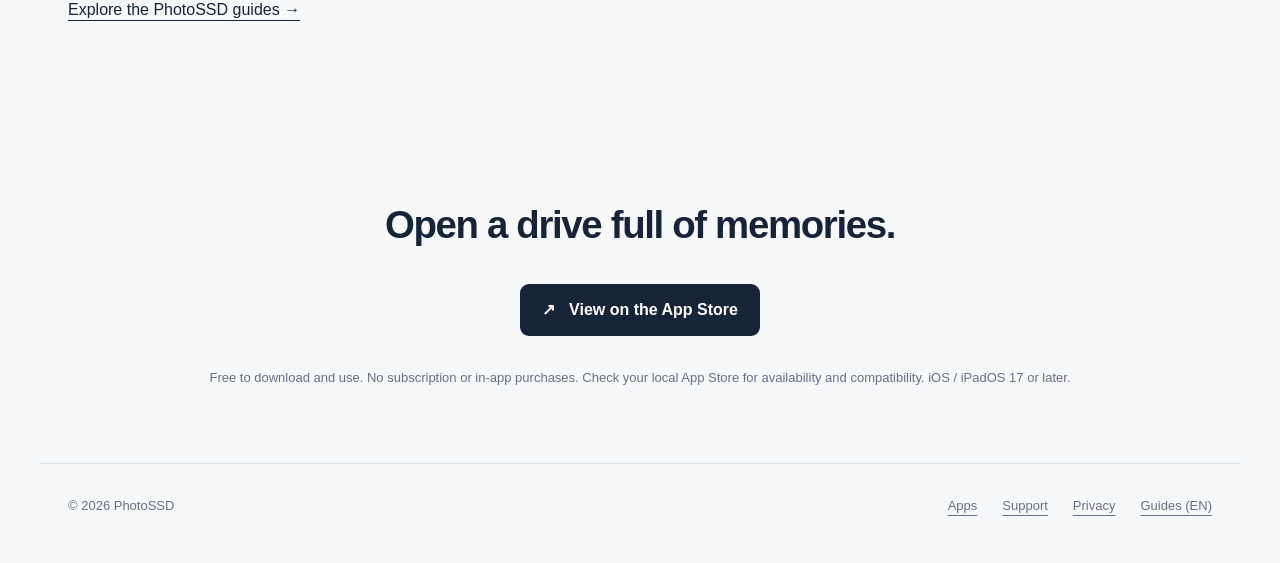
<file: en/photossd/index.html>
<!doctype html><html lang="en"><head><meta charset="utf-8"><meta name="viewport" content="width=device-width, initial-scale=1"><meta name="robots" content="noindex,follow"><meta http-equiv="refresh" content="0;url=https://djvshvk343.github.io/photossd-support/photossd/"><link rel="canonical" href="https://djvshvk343.github.io/photossd-support/photossd/"><title>Page moved | PhotoSSD</title></head><body><p><a href="https://djvshvk343.github.io/photossd-support/photossd/">Continue to the English page</a></p></body></html>
</file>
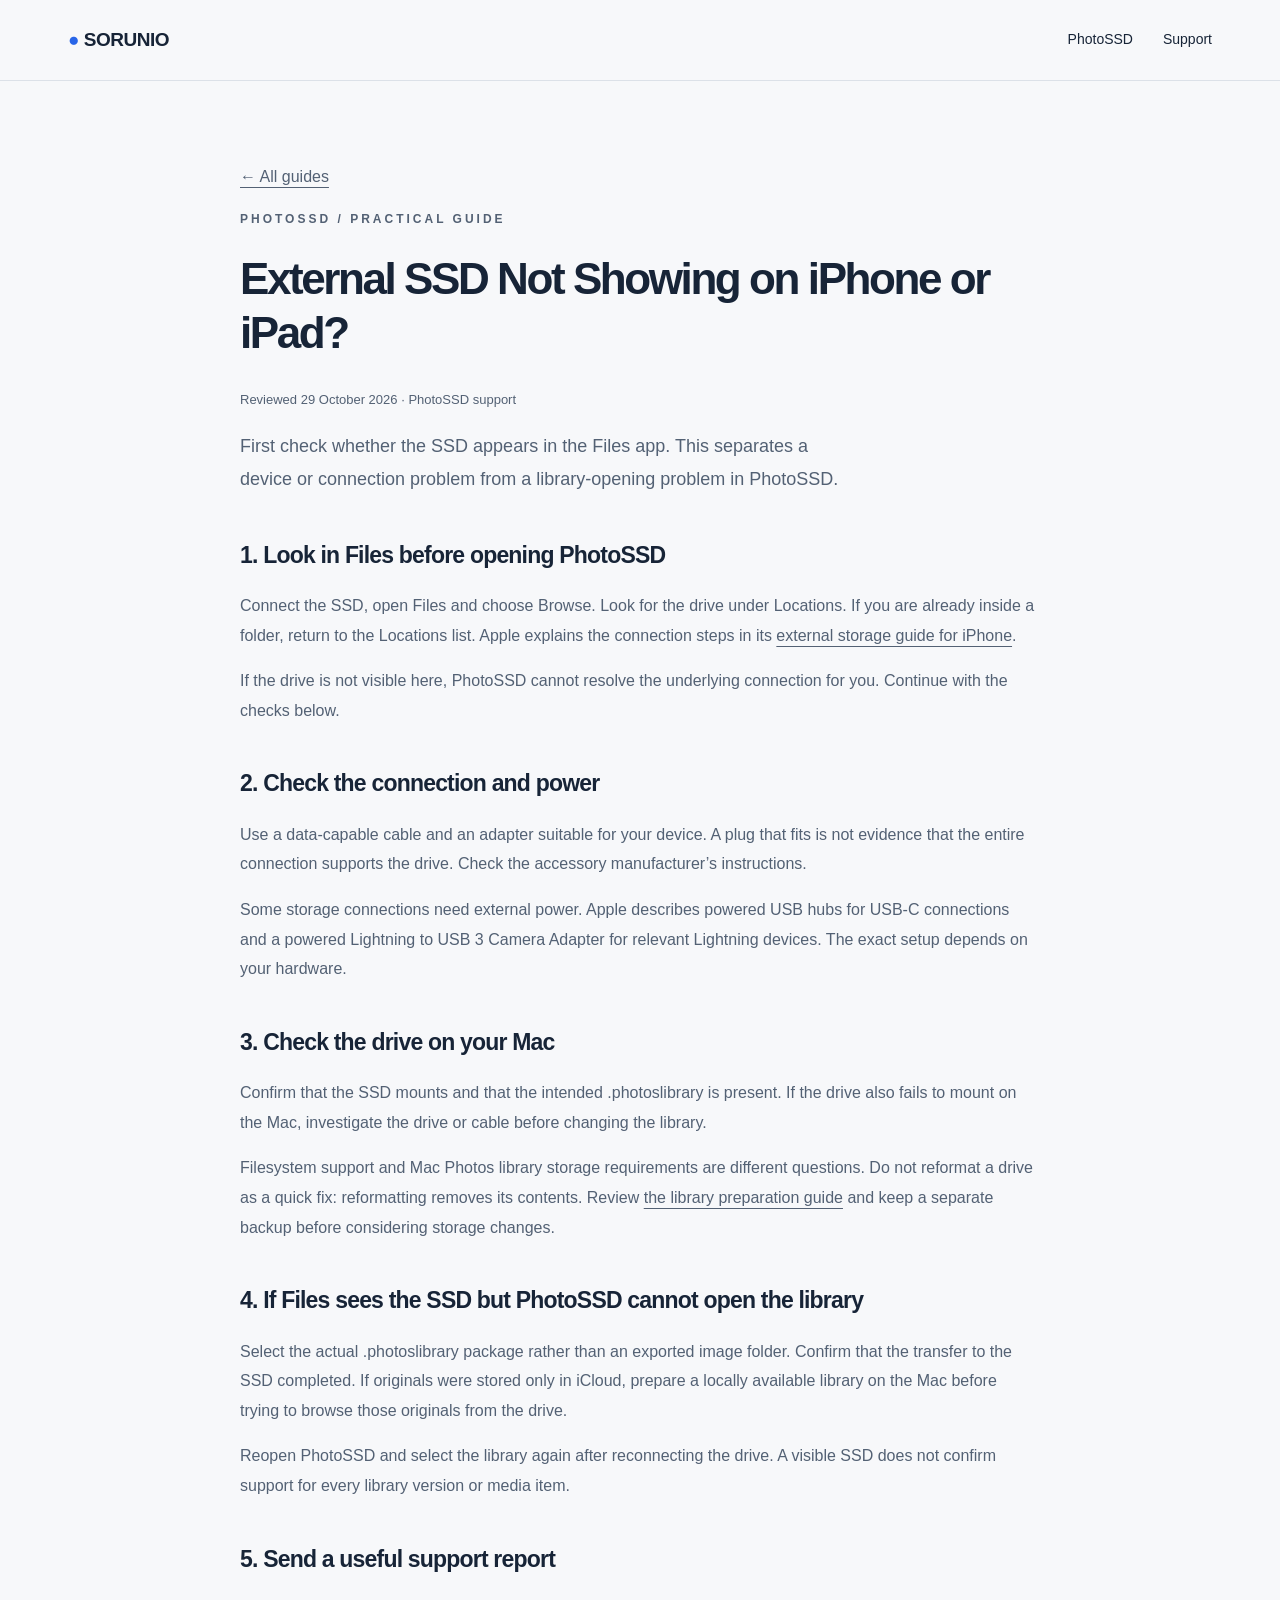
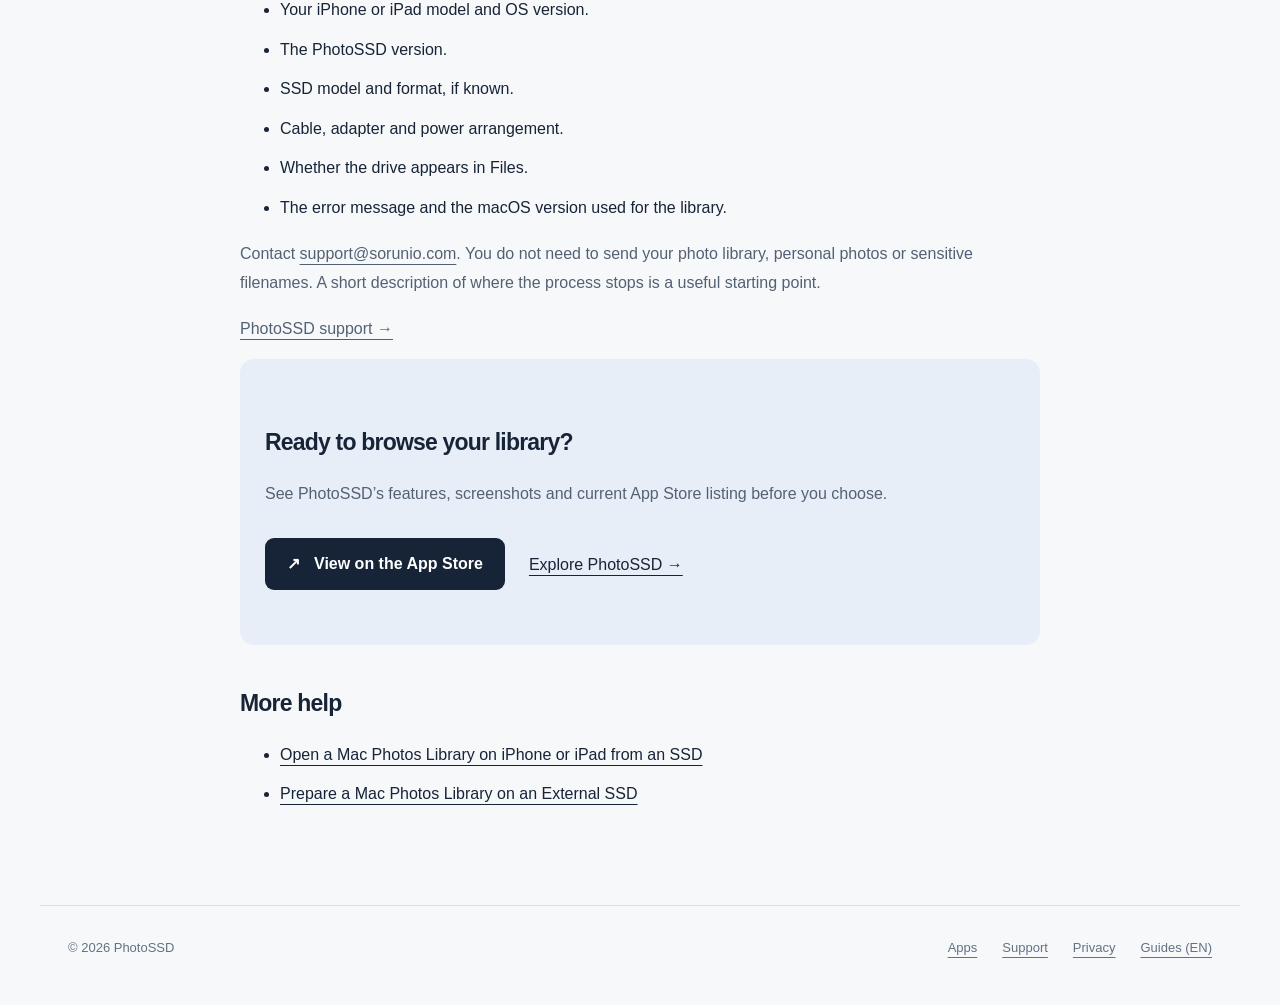
<file: guides/external-ssd-not-showing-iphone-ipad/index.html>
<!doctype html><html lang="en"><head><meta charset="utf-8"><meta name="viewport" content="width=device-width, initial-scale=1"><title>External SSD Not Showing on iPhone or iPad? | PhotoSSD</title><meta name="description" content="Check Files, cables, adapters and power to narrow down an external SSD connection problem before selecting a Photos library in PhotoSSD."><link rel="canonical" href="https://djvshvk343.github.io/photossd-support/guides/external-ssd-not-showing-iphone-ipad/"><link rel="alternate" hreflang="en" href="https://djvshvk343.github.io/photossd-support/guides/external-ssd-not-showing-iphone-ipad/"><link rel="alternate" hreflang="x-default" href="https://djvshvk343.github.io/photossd-support/guides/external-ssd-not-showing-iphone-ipad/"><meta property="og:type" content="website"><meta property="og:title" content="External SSD Not Showing on iPhone or iPad? | PhotoSSD"><meta property="og:description" content="Check Files, cables, adapters and power to narrow down an external SSD connection problem before selecting a Photos library in PhotoSSD."><meta property="og:url" content="https://djvshvk343.github.io/photossd-support/guides/external-ssd-not-showing-iphone-ipad/"><meta property="og:image" content="https://djvshvk343.github.io/photossd-support/assets/og.png"><meta property="og:image:alt" content="PhotoSSD"><meta property="og:locale" content="en_GB"><meta name="apple-itunes-app" content="app-id=6810257487"><meta property="og:site_name" content="SORUNIO — PhotoSSD"><meta name="twitter:card" content="summary_large_image"><link rel="icon" href="../../assets/icon.webp"><link rel="stylesheet" href="../../assets/style.css"><script type="application/ld+json">[{"@context": "https://schema.org", "@type": "TechArticle", "name": "External SSD Not Showing on iPhone or iPad? | PhotoSSD", "url": "https://djvshvk343.github.io/photossd-support/guides/external-ssd-not-showing-iphone-ipad/", "inLanguage": "en", "description": "Check Files, cables, adapters and power to narrow down an external SSD connection problem before selecting a Photos library in PhotoSSD.", "dateModified": "2026-10-29", "about": {"@type": "SoftwareApplication", "name": "PhotoSSD", "url": "https://djvshvk343.github.io/photossd-support/photossd/"}}, {"@context": "https://schema.org", "@type": "WebSite", "@id": "https://djvshvk343.github.io/photossd-support/#website", "name": "SORUNIO — PhotoSSD", "url": "https://djvshvk343.github.io/photossd-support/", "inLanguage": ["en"]}, {"@context": "https://schema.org", "@type": "BreadcrumbList", "itemListElement": [{"@type": "ListItem", "position": 1, "name": "Apps", "item": "https://djvshvk343.github.io/photossd-support/"}, {"@type": "ListItem", "position": 2, "name": "External SSD Not Showing on iPhone or iPad? | PhotoSSD", "item": "https://djvshvk343.github.io/photossd-support/guides/external-ssd-not-showing-iphone-ipad/"}]}]</script></head><body><a class="skip" href="#main">Skip to content</a><header><nav aria-label="Main navigation"><a class="brand" href="../../index.html"><span>●</span> SORUNIO</a><a href="../../photossd/index.html">PhotoSSD</a><a href="../../support.html">Support</a></nav></header><main id="main"><article class="prose"><p><a href="../../guides/index.html">← All guides</a></p><p class="eyebrow">PhotoSSD / Practical guide</p><h1>External SSD Not Showing on iPhone or iPad?</h1><p class="note">Reviewed 29 October 2026 · PhotoSSD support</p>
<p class="lead">First check whether the SSD appears in the Files app. This separates a device or connection problem from a library-opening problem in PhotoSSD.</p>
<h2>1. Look in Files before opening PhotoSSD</h2>
<p>Connect the SSD, open Files and choose Browse. Look for the drive under Locations. If you are already inside a folder, return to the Locations list. Apple explains the connection steps in its <a href="https://support.apple.com/en-gb/guide/iphone/iph95baac91f/27/ios/27">external storage guide for iPhone</a>.</p>
<p>If the drive is not visible here, PhotoSSD cannot resolve the underlying connection for you. Continue with the checks below.</p>
<h2>2. Check the connection and power</h2>
<p>Use a data-capable cable and an adapter suitable for your device. A plug that fits is not evidence that the entire connection supports the drive. Check the accessory manufacturer’s instructions.</p>
<p>Some storage connections need external power. Apple describes powered USB hubs for USB-C connections and a powered Lightning to USB 3 Camera Adapter for relevant Lightning devices. The exact setup depends on your hardware.</p>
<h2>3. Check the drive on your Mac</h2>
<p>Confirm that the SSD mounts and that the intended .photoslibrary is present. If the drive also fails to mount on the Mac, investigate the drive or cable before changing the library.</p>
<p>Filesystem support and Mac Photos library storage requirements are different questions. Do not reformat a drive as a quick fix: reformatting removes its contents. Review <a href="../prepare-photos-library-external-ssd/">the library preparation guide</a> and keep a separate backup before considering storage changes.</p>
<h2>4. If Files sees the SSD but PhotoSSD cannot open the library</h2>
<p>Select the actual .photoslibrary package rather than an exported image folder. Confirm that the transfer to the SSD completed. If originals were stored only in iCloud, prepare a locally available library on the Mac before trying to browse those originals from the drive.</p>
<p>Reopen PhotoSSD and select the library again after reconnecting the drive. A visible SSD does not confirm support for every library version or media item.</p>
<h2>5. Send a useful support report</h2>
<ul><li>Your iPhone or iPad model and OS version.</li><li>The PhotoSSD version.</li><li>SSD model and format, if known.</li><li>Cable, adapter and power arrangement.</li><li>Whether the drive appears in Files.</li><li>The error message and the macOS version used for the library.</li></ul>
<p>Contact <a href="mailto:support@sorunio.com">support@sorunio.com</a>. You do not need to send your photo library, personal photos or sensitive filenames. A short description of where the process stops is a useful starting point.</p>
<p><a href="../../support.html">PhotoSSD support →</a></p>
<section class="contact"><h2>Ready to browse your library?</h2><p>See PhotoSSD’s features, screenshots and current App Store listing before you choose.</p><div class="buttons"><a class="button" href="https://apps.apple.com/app/id6810257487"><span aria-hidden="true">↗</span><span>View on the App Store</span></a><a href="../../photossd/index.html">Explore PhotoSSD →</a></div></section><h2>More help</h2><ul><li><a href="../open-mac-photos-library-iphone-ipad/">Open a Mac Photos Library on iPhone or iPad from an SSD</a></li><li><a href="../prepare-photos-library-external-ssd/">Prepare a Mac Photos Library on an External SSD</a></li></ul></article></main><footer><span>© 2026 PhotoSSD</span><div><a href="../../index.html">Apps</a><a href="../../support.html">Support</a><a href="../../privacy.html">Privacy</a><a href="../../guides/index.html">Guides (EN)</a></div></footer></body></html>
</file>
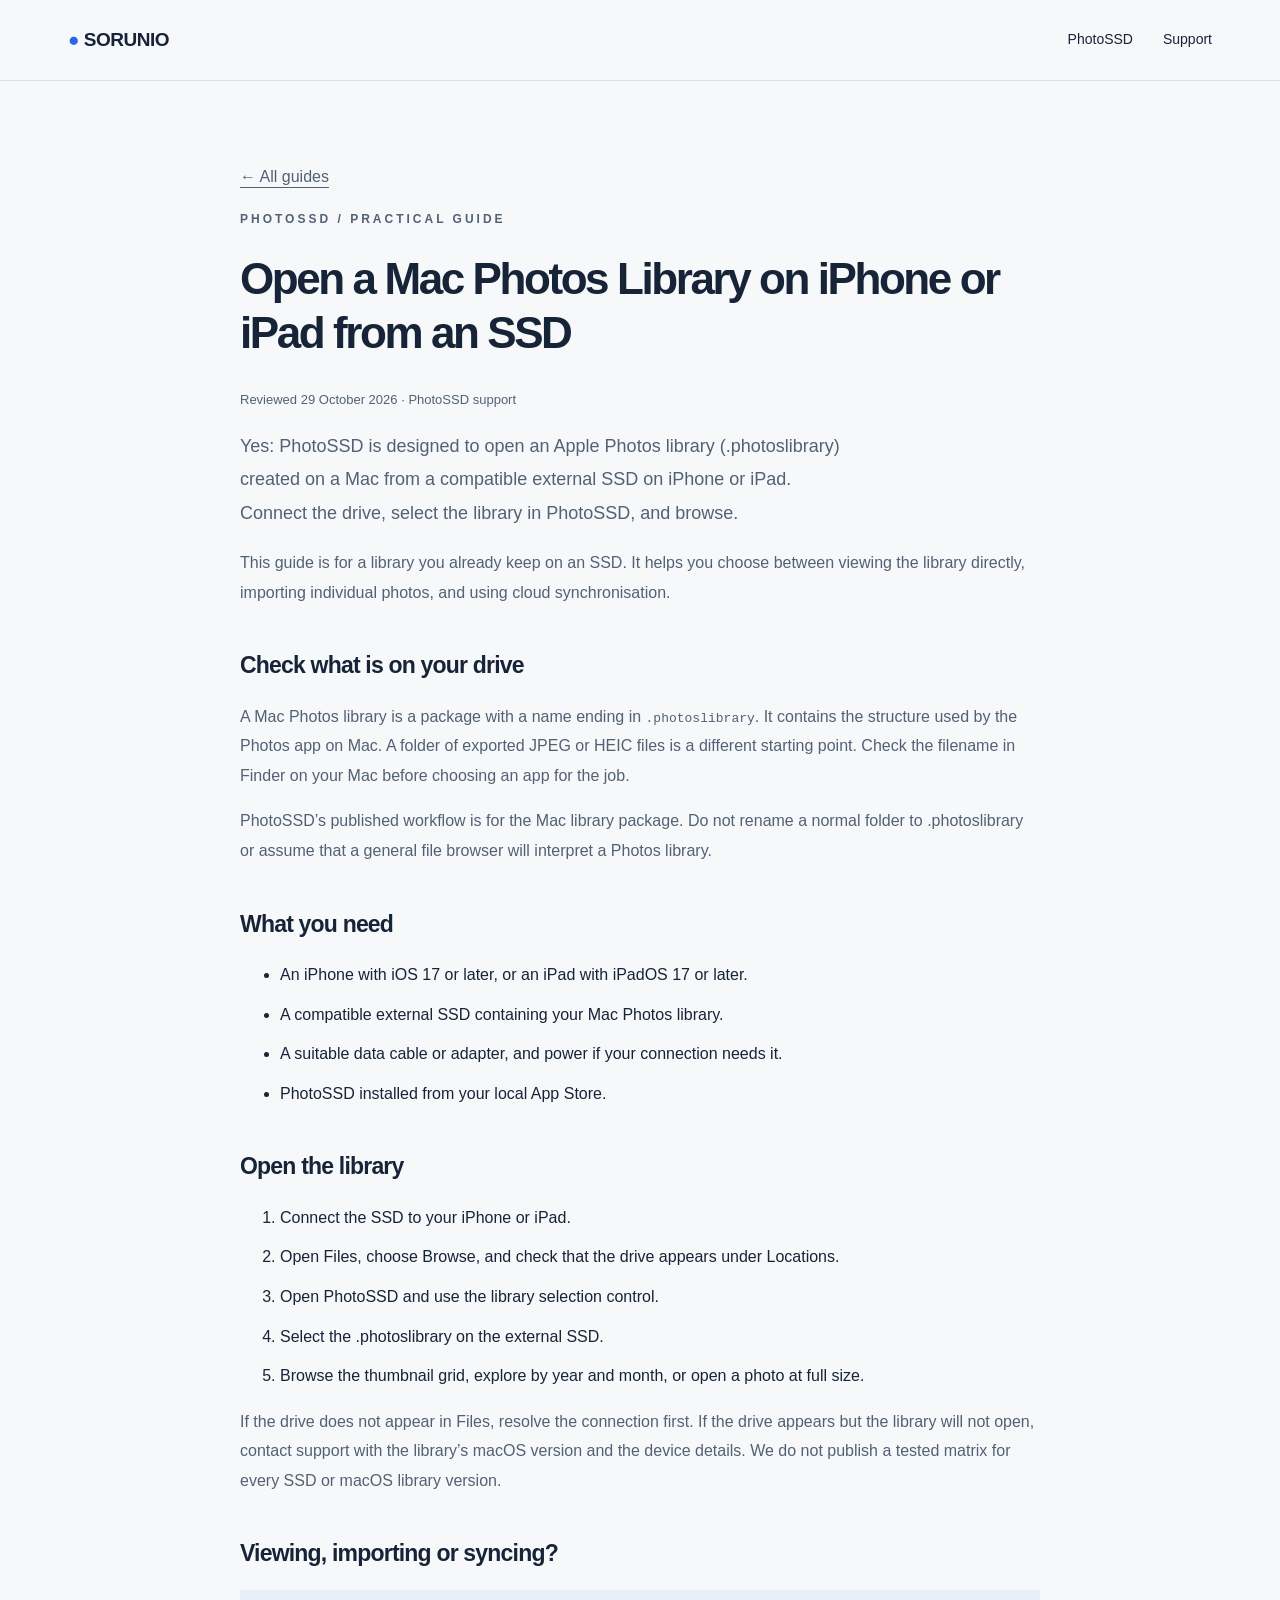
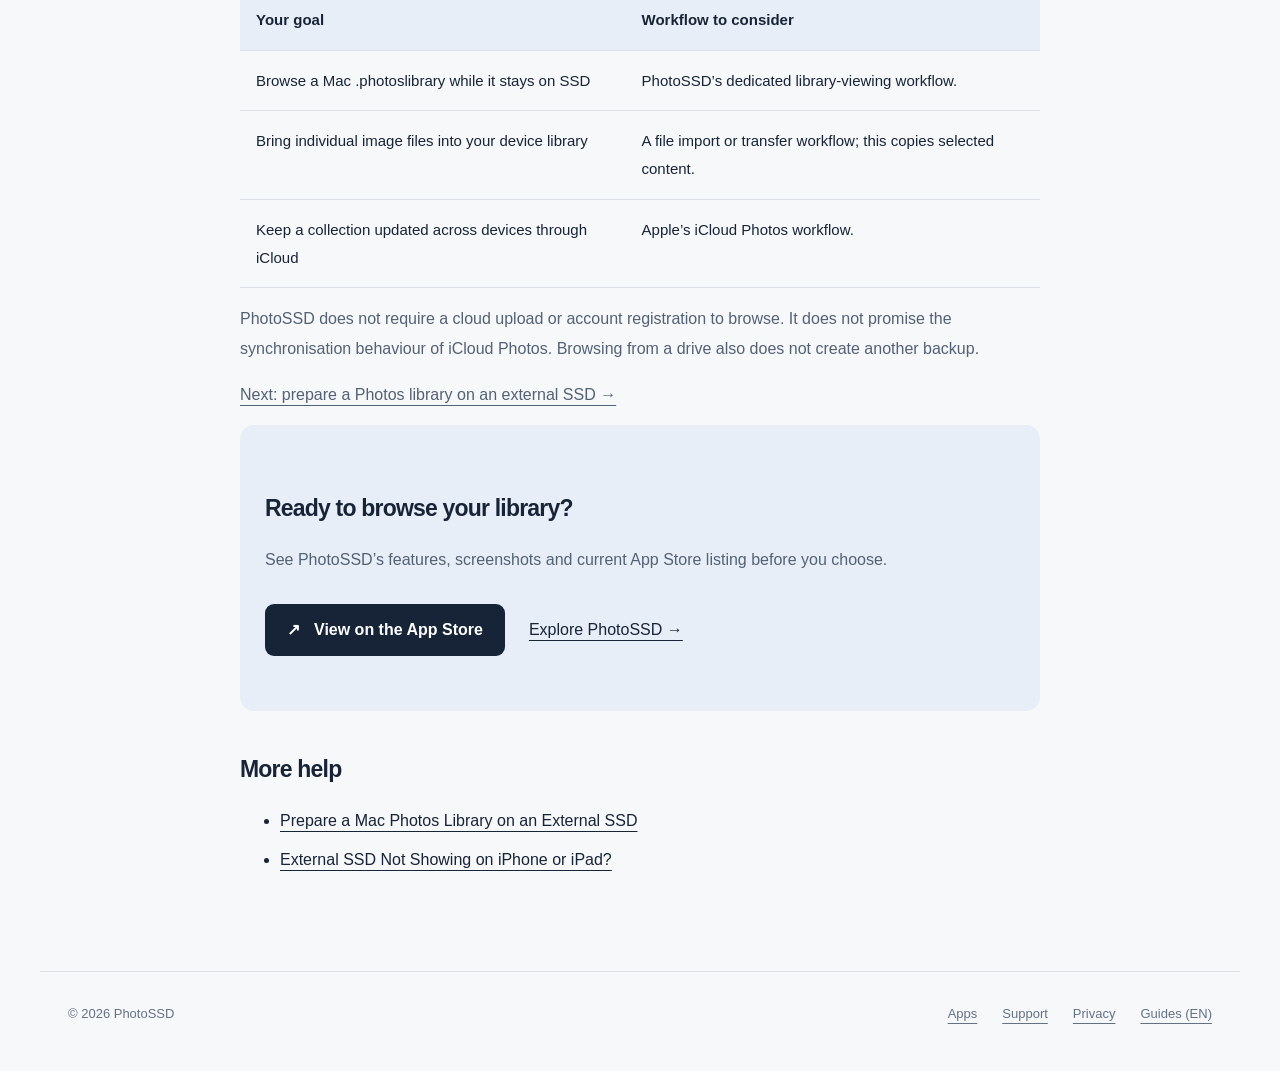
<file: guides/open-mac-photos-library-iphone-ipad/index.html>
<!doctype html><html lang="en"><head><meta charset="utf-8"><meta name="viewport" content="width=device-width, initial-scale=1"><title>Open a Mac Photos Library on iPhone or iPad from an SSD | PhotoSSD</title><meta name="description" content="Learn how to browse a .photoslibrary from an external SSD with PhotoSSD, what you need, and how this differs from importing photos."><link rel="canonical" href="https://djvshvk343.github.io/photossd-support/guides/open-mac-photos-library-iphone-ipad/"><link rel="alternate" hreflang="en" href="https://djvshvk343.github.io/photossd-support/guides/open-mac-photos-library-iphone-ipad/"><link rel="alternate" hreflang="x-default" href="https://djvshvk343.github.io/photossd-support/guides/open-mac-photos-library-iphone-ipad/"><meta property="og:type" content="website"><meta property="og:title" content="Open a Mac Photos Library on iPhone or iPad from an SSD | PhotoSSD"><meta property="og:description" content="Learn how to browse a .photoslibrary from an external SSD with PhotoSSD, what you need, and how this differs from importing photos."><meta property="og:url" content="https://djvshvk343.github.io/photossd-support/guides/open-mac-photos-library-iphone-ipad/"><meta property="og:image" content="https://djvshvk343.github.io/photossd-support/assets/og.png"><meta property="og:image:alt" content="PhotoSSD"><meta property="og:locale" content="en_GB"><meta name="apple-itunes-app" content="app-id=6810257487"><meta property="og:site_name" content="SORUNIO — PhotoSSD"><meta name="twitter:card" content="summary_large_image"><link rel="icon" href="../../assets/icon.webp"><link rel="stylesheet" href="../../assets/style.css"><script type="application/ld+json">[{"@context": "https://schema.org", "@type": "TechArticle", "name": "Open a Mac Photos Library on iPhone or iPad from an SSD | PhotoSSD", "url": "https://djvshvk343.github.io/photossd-support/guides/open-mac-photos-library-iphone-ipad/", "inLanguage": "en", "description": "Learn how to browse a .photoslibrary from an external SSD with PhotoSSD, what you need, and how this differs from importing photos.", "dateModified": "2026-10-29", "about": {"@type": "SoftwareApplication", "name": "PhotoSSD", "url": "https://djvshvk343.github.io/photossd-support/photossd/"}}, {"@context": "https://schema.org", "@type": "WebSite", "@id": "https://djvshvk343.github.io/photossd-support/#website", "name": "SORUNIO — PhotoSSD", "url": "https://djvshvk343.github.io/photossd-support/", "inLanguage": ["en"]}, {"@context": "https://schema.org", "@type": "BreadcrumbList", "itemListElement": [{"@type": "ListItem", "position": 1, "name": "Apps", "item": "https://djvshvk343.github.io/photossd-support/"}, {"@type": "ListItem", "position": 2, "name": "Open a Mac Photos Library on iPhone or iPad from an SSD | PhotoSSD", "item": "https://djvshvk343.github.io/photossd-support/guides/open-mac-photos-library-iphone-ipad/"}]}]</script></head><body><a class="skip" href="#main">Skip to content</a><header><nav aria-label="Main navigation"><a class="brand" href="../../index.html"><span>●</span> SORUNIO</a><a href="../../photossd/index.html">PhotoSSD</a><a href="../../support.html">Support</a></nav></header><main id="main"><article class="prose"><p><a href="../../guides/index.html">← All guides</a></p><p class="eyebrow">PhotoSSD / Practical guide</p><h1>Open a Mac Photos Library on iPhone or iPad from an SSD</h1><p class="note">Reviewed 29 October 2026 · PhotoSSD support</p>
<p class="lead">Yes: PhotoSSD is designed to open an Apple Photos library (.photoslibrary) created on a Mac from a compatible external SSD on iPhone or iPad. Connect the drive, select the library in PhotoSSD, and browse.</p>
<p>This guide is for a library you already keep on an SSD. It helps you choose between viewing the library directly, importing individual photos, and using cloud synchronisation.</p>
<h2>Check what is on your drive</h2>
<p>A Mac Photos library is a package with a name ending in <code>.photoslibrary</code>. It contains the structure used by the Photos app on Mac. A folder of exported JPEG or HEIC files is a different starting point. Check the filename in Finder on your Mac before choosing an app for the job.</p>
<p>PhotoSSD’s published workflow is for the Mac library package. Do not rename a normal folder to .photoslibrary or assume that a general file browser will interpret a Photos library.</p>
<h2>What you need</h2>
<ul><li>An iPhone with iOS 17 or later, or an iPad with iPadOS 17 or later.</li><li>A compatible external SSD containing your Mac Photos library.</li><li>A suitable data cable or adapter, and power if your connection needs it.</li><li>PhotoSSD installed from your local App Store.</li></ul>
<h2>Open the library</h2>
<ol><li>Connect the SSD to your iPhone or iPad.</li><li>Open Files, choose Browse, and check that the drive appears under Locations.</li><li>Open PhotoSSD and use the library selection control.</li><li>Select the .photoslibrary on the external SSD.</li><li>Browse the thumbnail grid, explore by year and month, or open a photo at full size.</li></ol>
<p>If the drive does not appear in Files, resolve the connection first. If the drive appears but the library will not open, contact support with the library’s macOS version and the device details. We do not publish a tested matrix for every SSD or macOS library version.</p>
<h2>Viewing, importing or syncing?</h2>
<div class="table-scroll"><table><thead><tr><th>Your goal</th><th>Workflow to consider</th></tr></thead><tbody><tr><td>Browse a Mac .photoslibrary while it stays on SSD</td><td>PhotoSSD’s dedicated library-viewing workflow.</td></tr><tr><td>Bring individual image files into your device library</td><td>A file import or transfer workflow; this copies selected content.</td></tr><tr><td>Keep a collection updated across devices through iCloud</td><td>Apple’s iCloud Photos workflow.</td></tr></tbody></table></div>
<p>PhotoSSD does not require a cloud upload or account registration to browse. It does not promise the synchronisation behaviour of iCloud Photos. Browsing from a drive also does not create another backup.</p>
<p><a href="../prepare-photos-library-external-ssd/">Next: prepare a Photos library on an external SSD →</a></p>
<section class="contact"><h2>Ready to browse your library?</h2><p>See PhotoSSD’s features, screenshots and current App Store listing before you choose.</p><div class="buttons"><a class="button" href="https://apps.apple.com/app/id6810257487"><span aria-hidden="true">↗</span><span>View on the App Store</span></a><a href="../../photossd/index.html">Explore PhotoSSD →</a></div></section><h2>More help</h2><ul><li><a href="../prepare-photos-library-external-ssd/">Prepare a Mac Photos Library on an External SSD</a></li><li><a href="../external-ssd-not-showing-iphone-ipad/">External SSD Not Showing on iPhone or iPad?</a></li></ul></article></main><footer><span>© 2026 PhotoSSD</span><div><a href="../../index.html">Apps</a><a href="../../support.html">Support</a><a href="../../privacy.html">Privacy</a><a href="../../guides/index.html">Guides (EN)</a></div></footer></body></html>
</file>
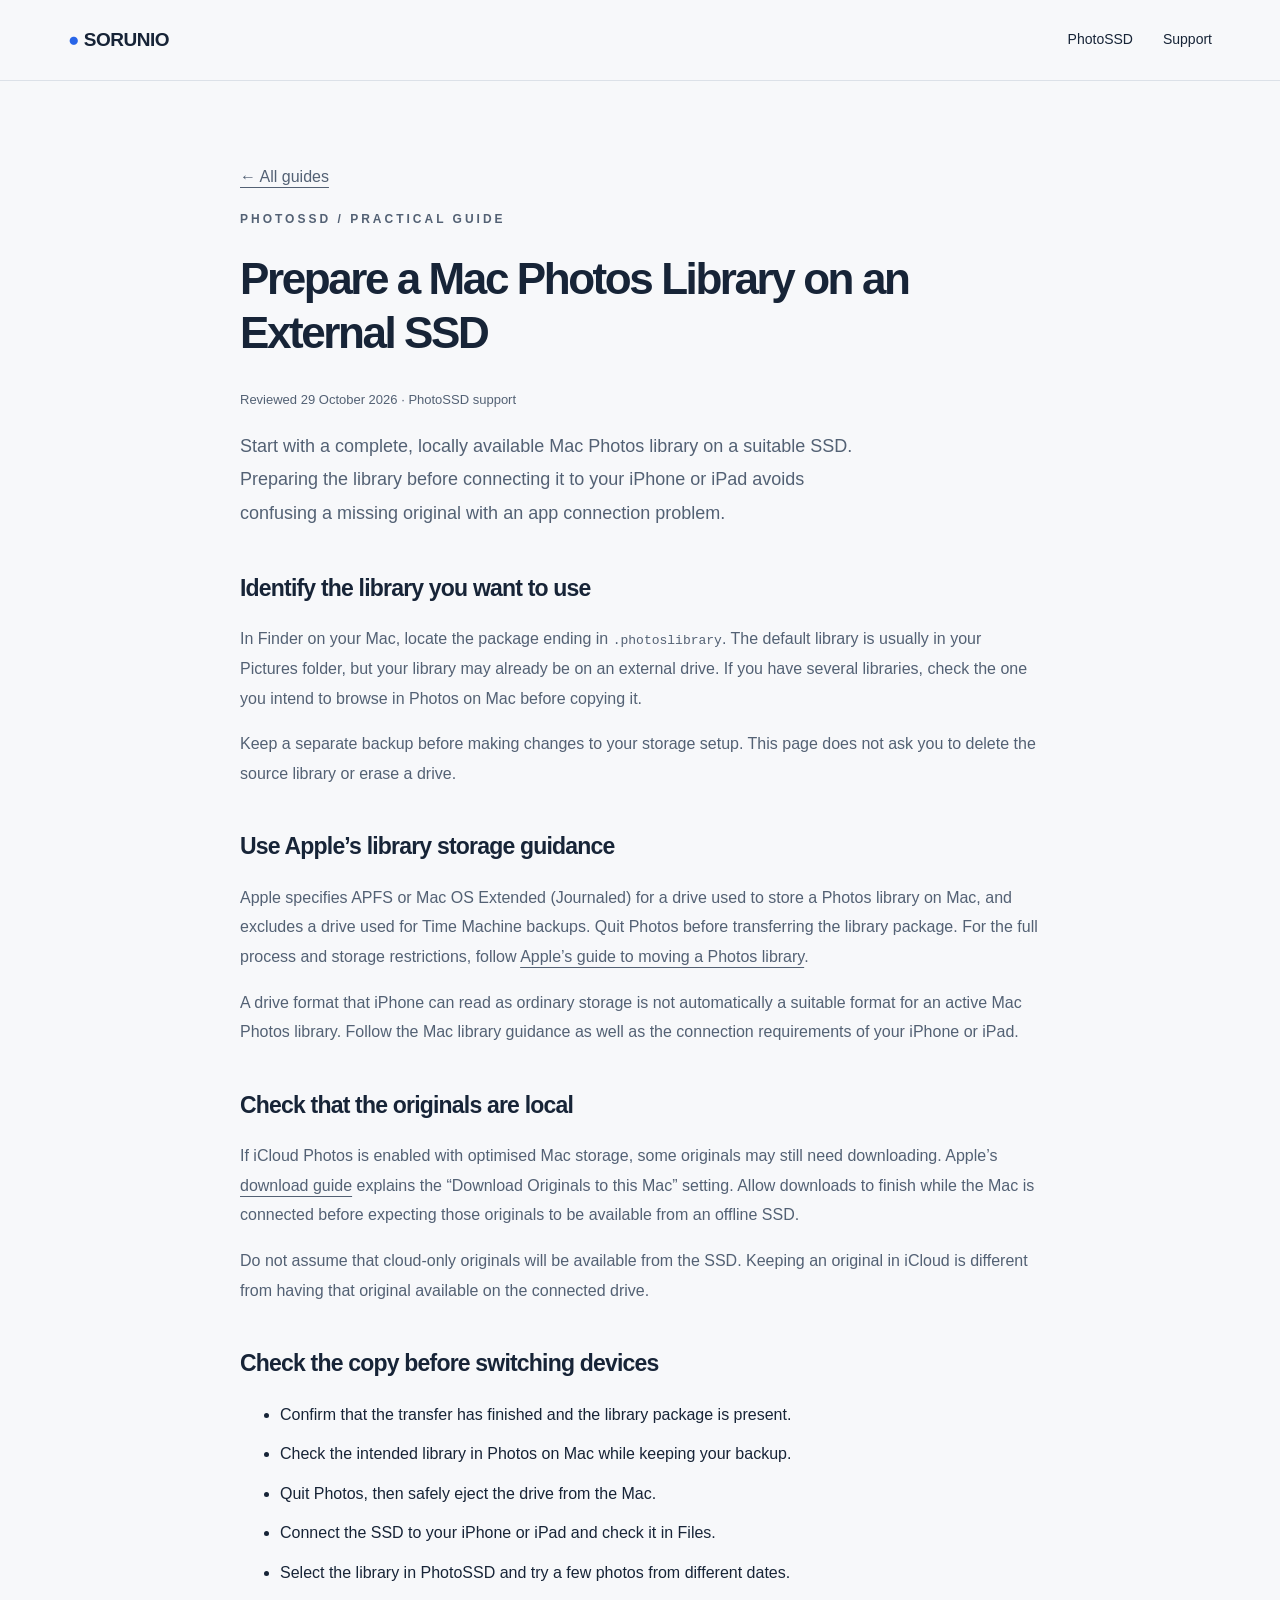
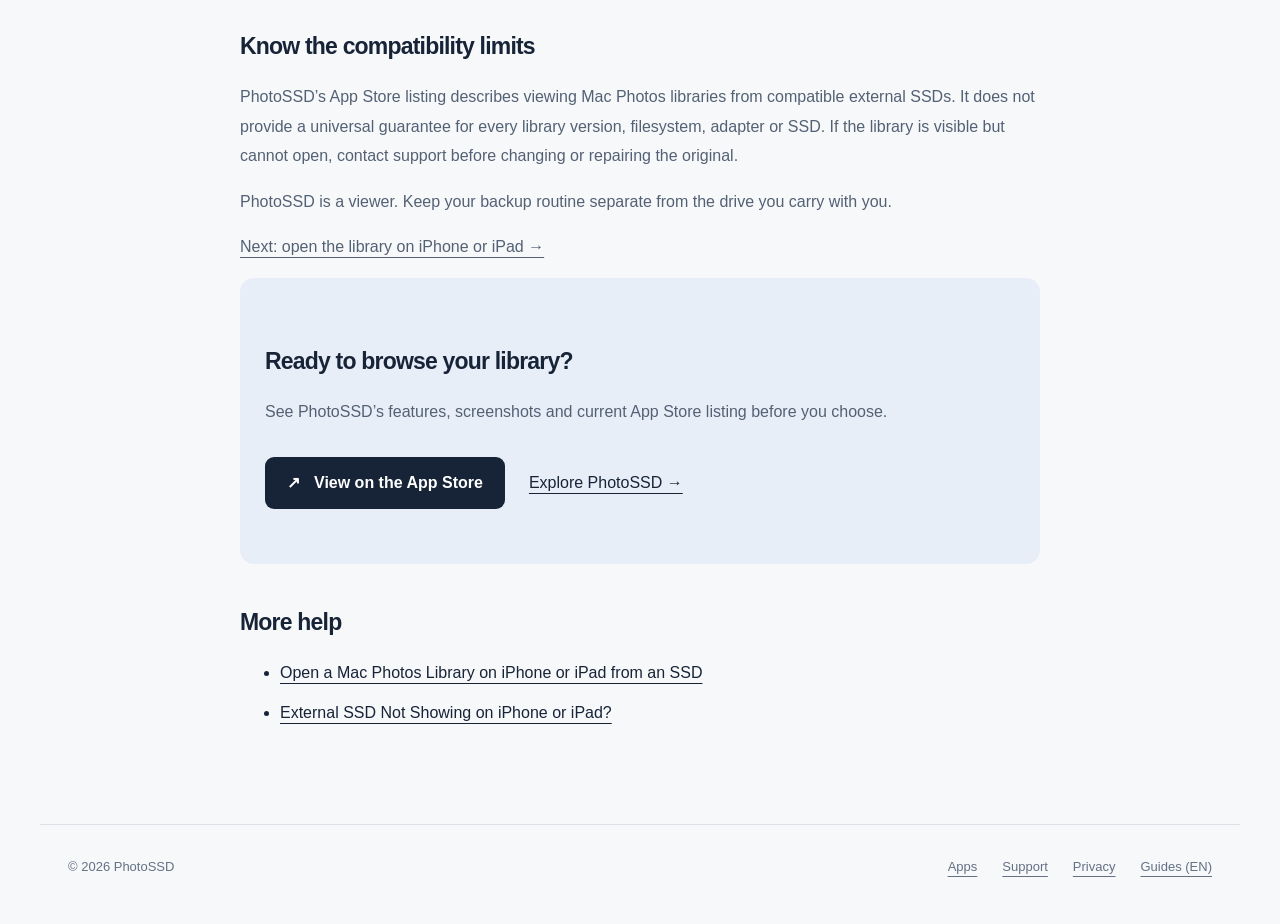
<file: guides/prepare-photos-library-external-ssd/index.html>
<!doctype html><html lang="en"><head><meta charset="utf-8"><meta name="viewport" content="width=device-width, initial-scale=1"><title>Prepare a Mac Photos Library on an External SSD | PhotoSSD</title><meta name="description" content="Prepare your .photoslibrary for PhotoSSD: understand drive requirements, locally available originals and checks before connecting to iPhone or iPad."><link rel="canonical" href="https://djvshvk343.github.io/photossd-support/guides/prepare-photos-library-external-ssd/"><link rel="alternate" hreflang="en" href="https://djvshvk343.github.io/photossd-support/guides/prepare-photos-library-external-ssd/"><link rel="alternate" hreflang="x-default" href="https://djvshvk343.github.io/photossd-support/guides/prepare-photos-library-external-ssd/"><meta property="og:type" content="website"><meta property="og:title" content="Prepare a Mac Photos Library on an External SSD | PhotoSSD"><meta property="og:description" content="Prepare your .photoslibrary for PhotoSSD: understand drive requirements, locally available originals and checks before connecting to iPhone or iPad."><meta property="og:url" content="https://djvshvk343.github.io/photossd-support/guides/prepare-photos-library-external-ssd/"><meta property="og:image" content="https://djvshvk343.github.io/photossd-support/assets/og.png"><meta property="og:image:alt" content="PhotoSSD"><meta property="og:locale" content="en_GB"><meta name="apple-itunes-app" content="app-id=6810257487"><meta property="og:site_name" content="SORUNIO — PhotoSSD"><meta name="twitter:card" content="summary_large_image"><link rel="icon" href="../../assets/icon.webp"><link rel="stylesheet" href="../../assets/style.css"><script type="application/ld+json">[{"@context": "https://schema.org", "@type": "TechArticle", "name": "Prepare a Mac Photos Library on an External SSD | PhotoSSD", "url": "https://djvshvk343.github.io/photossd-support/guides/prepare-photos-library-external-ssd/", "inLanguage": "en", "description": "Prepare your .photoslibrary for PhotoSSD: understand drive requirements, locally available originals and checks before connecting to iPhone or iPad.", "dateModified": "2026-10-29", "about": {"@type": "SoftwareApplication", "name": "PhotoSSD", "url": "https://djvshvk343.github.io/photossd-support/photossd/"}}, {"@context": "https://schema.org", "@type": "WebSite", "@id": "https://djvshvk343.github.io/photossd-support/#website", "name": "SORUNIO — PhotoSSD", "url": "https://djvshvk343.github.io/photossd-support/", "inLanguage": ["en"]}, {"@context": "https://schema.org", "@type": "BreadcrumbList", "itemListElement": [{"@type": "ListItem", "position": 1, "name": "Apps", "item": "https://djvshvk343.github.io/photossd-support/"}, {"@type": "ListItem", "position": 2, "name": "Prepare a Mac Photos Library on an External SSD | PhotoSSD", "item": "https://djvshvk343.github.io/photossd-support/guides/prepare-photos-library-external-ssd/"}]}]</script></head><body><a class="skip" href="#main">Skip to content</a><header><nav aria-label="Main navigation"><a class="brand" href="../../index.html"><span>●</span> SORUNIO</a><a href="../../photossd/index.html">PhotoSSD</a><a href="../../support.html">Support</a></nav></header><main id="main"><article class="prose"><p><a href="../../guides/index.html">← All guides</a></p><p class="eyebrow">PhotoSSD / Practical guide</p><h1>Prepare a Mac Photos Library on an External SSD</h1><p class="note">Reviewed 29 October 2026 · PhotoSSD support</p>
<p class="lead">Start with a complete, locally available Mac Photos library on a suitable SSD. Preparing the library before connecting it to your iPhone or iPad avoids confusing a missing original with an app connection problem.</p>
<h2>Identify the library you want to use</h2>
<p>In Finder on your Mac, locate the package ending in <code>.photoslibrary</code>. The default library is usually in your Pictures folder, but your library may already be on an external drive. If you have several libraries, check the one you intend to browse in Photos on Mac before copying it.</p>
<p>Keep a separate backup before making changes to your storage setup. This page does not ask you to delete the source library or erase a drive.</p>
<h2>Use Apple’s library storage guidance</h2>
<p>Apple specifies APFS or Mac OS Extended (Journaled) for a drive used to store a Photos library on Mac, and excludes a drive used for Time Machine backups. Quit Photos before transferring the library package. For the full process and storage restrictions, follow <a href="https://support.apple.com/en-ie/108345">Apple’s guide to moving a Photos library</a>.</p>
<p>A drive format that iPhone can read as ordinary storage is not automatically a suitable format for an active Mac Photos library. Follow the Mac library guidance as well as the connection requirements of your iPhone or iPad.</p>
<h2>Check that the originals are local</h2>
<p>If iCloud Photos is enabled with optimised Mac storage, some originals may still need downloading. Apple’s <a href="https://support.apple.com/en-gw/111762">download guide</a> explains the “Download Originals to this Mac” setting. Allow downloads to finish while the Mac is connected before expecting those originals to be available from an offline SSD.</p>
<p>Do not assume that cloud-only originals will be available from the SSD. Keeping an original in iCloud is different from having that original available on the connected drive.</p>
<h2>Check the copy before switching devices</h2>
<ul><li>Confirm that the transfer has finished and the library package is present.</li><li>Check the intended library in Photos on Mac while keeping your backup.</li><li>Quit Photos, then safely eject the drive from the Mac.</li><li>Connect the SSD to your iPhone or iPad and check it in Files.</li><li>Select the library in PhotoSSD and try a few photos from different dates.</li></ul>
<h2>Know the compatibility limits</h2>
<p>PhotoSSD’s App Store listing describes viewing Mac Photos libraries from compatible external SSDs. It does not provide a universal guarantee for every library version, filesystem, adapter or SSD. If the library is visible but cannot open, contact support before changing or repairing the original.</p>
<p>PhotoSSD is a viewer. Keep your backup routine separate from the drive you carry with you.</p>
<p><a href="../open-mac-photos-library-iphone-ipad/">Next: open the library on iPhone or iPad →</a></p>
<section class="contact"><h2>Ready to browse your library?</h2><p>See PhotoSSD’s features, screenshots and current App Store listing before you choose.</p><div class="buttons"><a class="button" href="https://apps.apple.com/app/id6810257487"><span aria-hidden="true">↗</span><span>View on the App Store</span></a><a href="../../photossd/index.html">Explore PhotoSSD →</a></div></section><h2>More help</h2><ul><li><a href="../open-mac-photos-library-iphone-ipad/">Open a Mac Photos Library on iPhone or iPad from an SSD</a></li><li><a href="../external-ssd-not-showing-iphone-ipad/">External SSD Not Showing on iPhone or iPad?</a></li></ul></article></main><footer><span>© 2026 PhotoSSD</span><div><a href="../../index.html">Apps</a><a href="../../support.html">Support</a><a href="../../privacy.html">Privacy</a><a href="../../guides/index.html">Guides (EN)</a></div></footer></body></html>
</file>
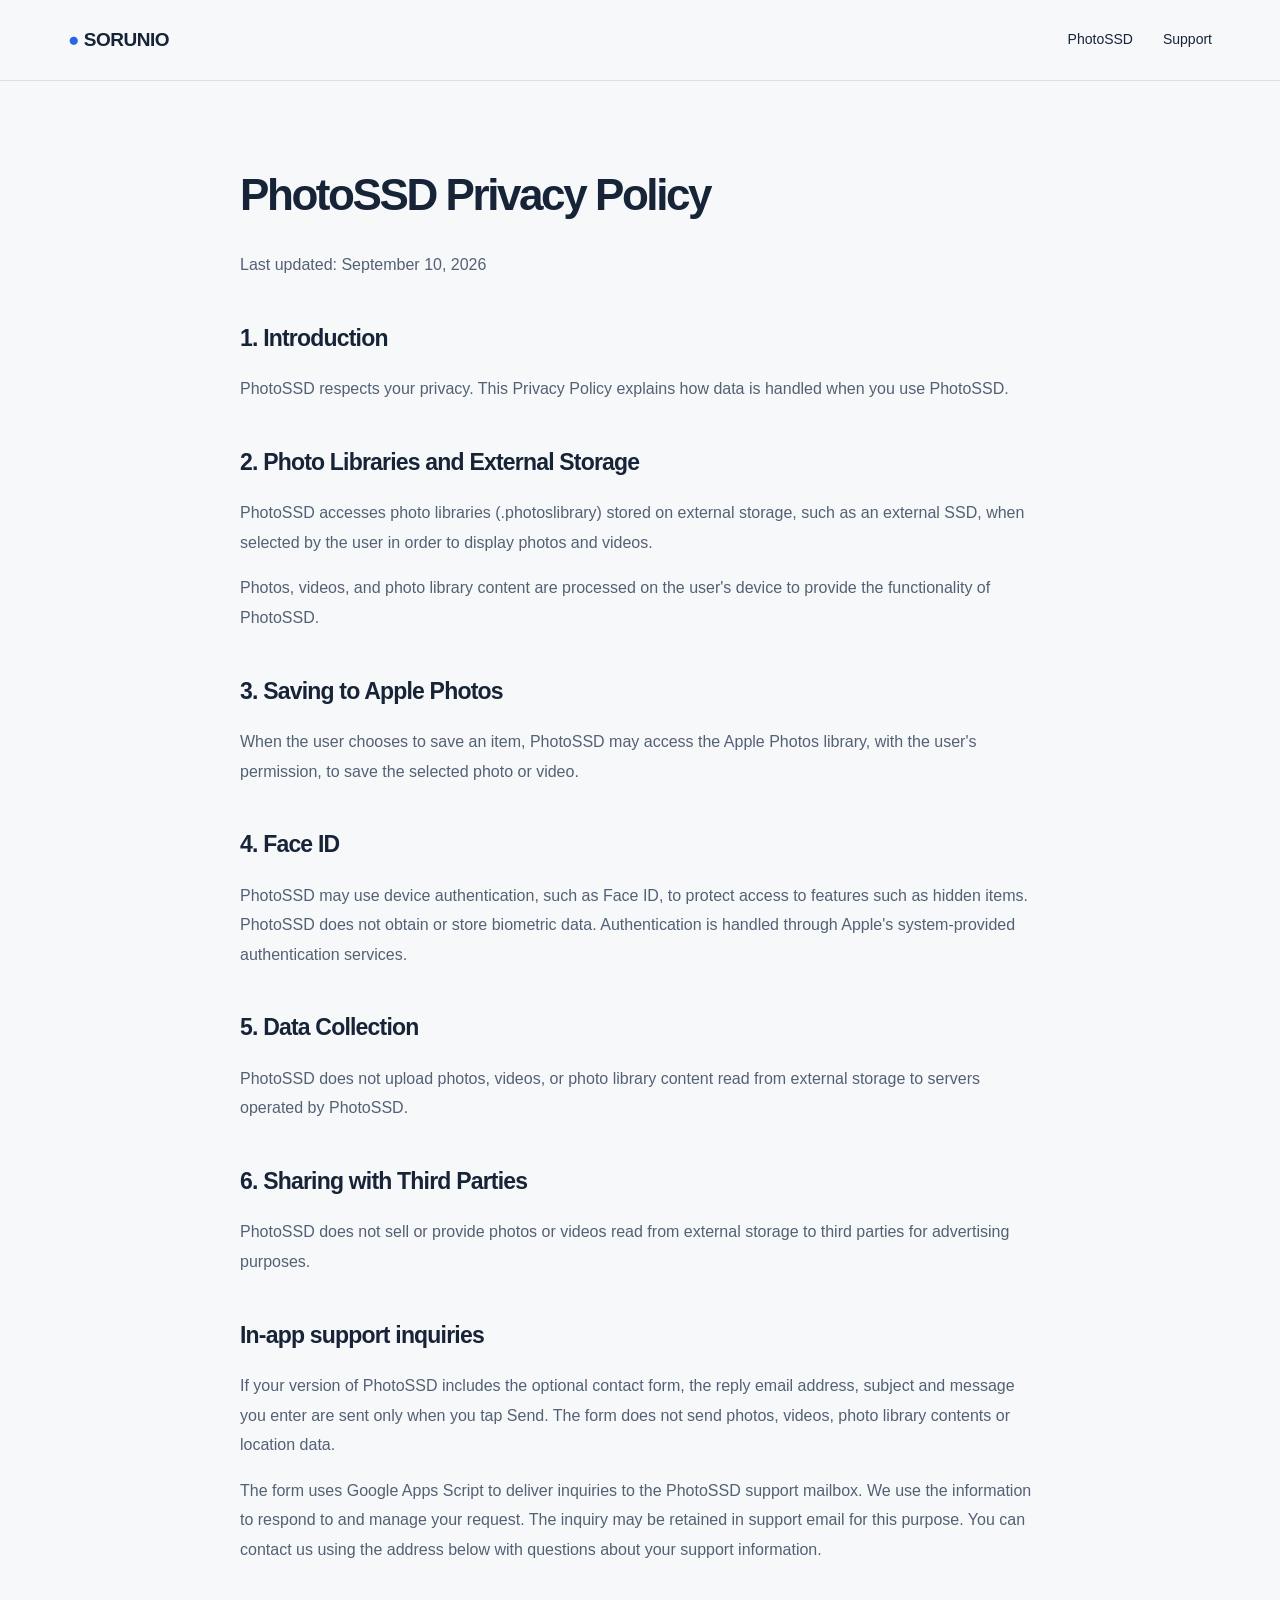
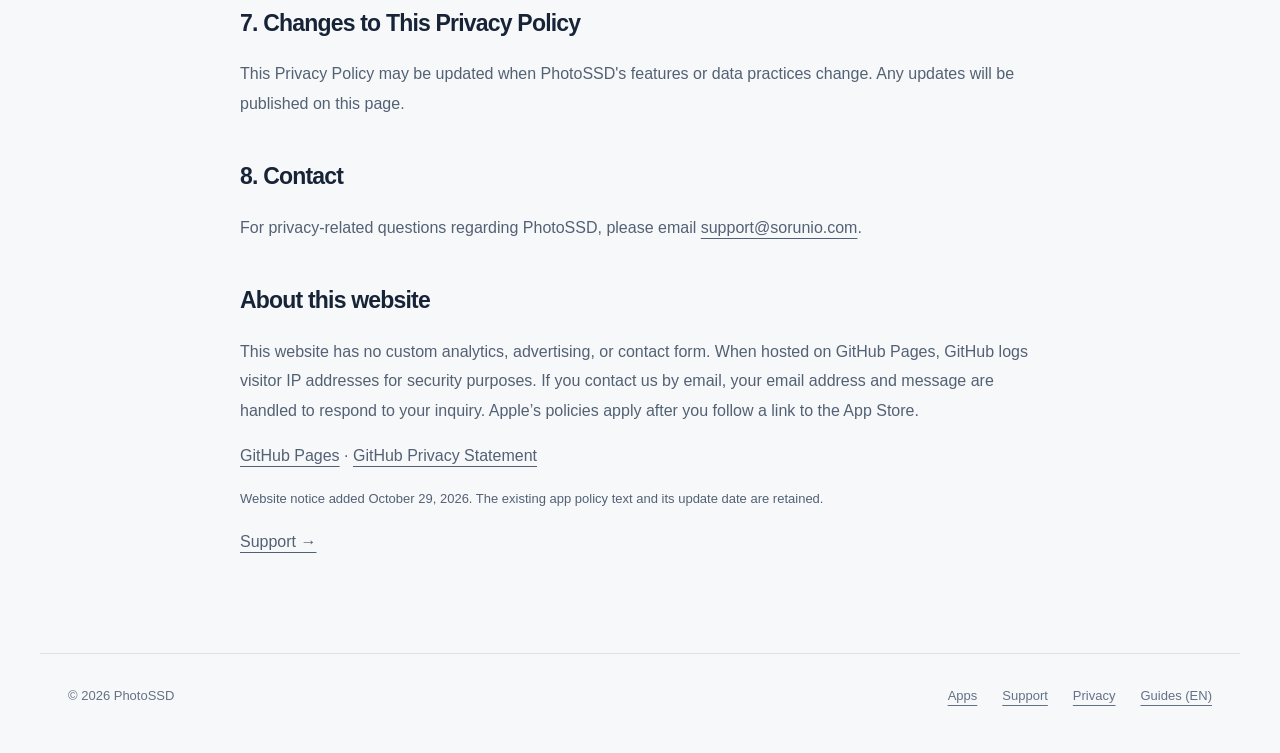
<file: privacy.html>
<!doctype html><html lang="en"><head><meta charset="utf-8"><meta name="viewport" content="width=device-width, initial-scale=1"><title>PhotoSSD Privacy Policy</title><meta name="description" content="Read the PhotoSSD privacy policy: on-device photo processing, external storage access, saving to Apple Photos, device authentication and support contact."><link rel="canonical" href="https://djvshvk343.github.io/photossd-support/privacy.html"><link rel="alternate" hreflang="en" href="https://djvshvk343.github.io/photossd-support/privacy.html"><link rel="alternate" hreflang="x-default" href="https://djvshvk343.github.io/photossd-support/privacy.html"><meta property="og:type" content="website"><meta property="og:title" content="PhotoSSD Privacy Policy"><meta property="og:description" content="Read the PhotoSSD privacy policy: on-device photo processing, external storage access, saving to Apple Photos, device authentication and support contact."><meta property="og:url" content="https://djvshvk343.github.io/photossd-support/privacy.html"><meta property="og:image" content="https://djvshvk343.github.io/photossd-support/assets/og.png"><meta property="og:image:alt" content="PhotoSSD"><meta property="og:locale" content="en_GB"><meta name="apple-itunes-app" content="app-id=6810257487"><meta property="og:site_name" content="SORUNIO — PhotoSSD"><meta name="twitter:card" content="summary_large_image"><link rel="icon" href="assets/icon.webp"><link rel="stylesheet" href="assets/style.css"><script type="application/ld+json">[{"@context": "https://schema.org", "@type": "WebPage", "name": "PhotoSSD Privacy Policy", "url": "https://djvshvk343.github.io/photossd-support/privacy.html", "inLanguage": "en", "description": "Read the PhotoSSD privacy policy: on-device photo processing, external storage access, saving to Apple Photos, device authentication and support contact."}, {"@context": "https://schema.org", "@type": "WebSite", "@id": "https://djvshvk343.github.io/photossd-support/#website", "name": "SORUNIO — PhotoSSD", "url": "https://djvshvk343.github.io/photossd-support/", "inLanguage": ["en"]}, {"@context": "https://schema.org", "@type": "BreadcrumbList", "itemListElement": [{"@type": "ListItem", "position": 1, "name": "Apps", "item": "https://djvshvk343.github.io/photossd-support/"}, {"@type": "ListItem", "position": 2, "name": "PhotoSSD Privacy Policy", "item": "https://djvshvk343.github.io/photossd-support/privacy.html"}]}]</script></head><body><a class="skip" href="#main">Skip to content</a><header><nav aria-label="Main navigation"><a class="brand" href="index.html"><span>●</span> SORUNIO</a><a href="photossd/index.html">PhotoSSD</a><a href="support.html">Support</a></nav></header><main id="main"><article class="prose"><h1>PhotoSSD Privacy Policy</h1>
<p class="subtitle">Last updated: September 10, 2026</p>

<h2>1. Introduction</h2>
<p>
PhotoSSD respects your privacy. This Privacy Policy explains how data is handled when you use PhotoSSD.
</p>

<h2>2. Photo Libraries and External Storage</h2>
<p>
PhotoSSD accesses photo libraries (.photoslibrary) stored on external storage,
such as an external SSD, when selected by the user in order to display photos and videos.
</p>

<p>
Photos, videos, and photo library content are processed on the user's device
to provide the functionality of PhotoSSD.
</p>

<h2>3. Saving to Apple Photos</h2>
<p>
When the user chooses to save an item, PhotoSSD may access the Apple Photos library,
with the user's permission, to save the selected photo or video.
</p>

<h2>4. Face ID</h2>
<p>
PhotoSSD may use device authentication, such as Face ID, to protect access
to features such as hidden items. PhotoSSD does not obtain or store biometric data.
Authentication is handled through Apple's system-provided authentication services.
</p>

<h2>5. Data Collection</h2>
<p>
PhotoSSD does not upload photos, videos, or photo library content read from external
storage to servers operated by PhotoSSD.
</p>

<h2>6. Sharing with Third Parties</h2>
<p>
PhotoSSD does not sell or provide photos or videos read from external storage
to third parties for advertising purposes.
</p>

<h2>In-app support inquiries</h2>
<p>If your version of PhotoSSD includes the optional contact form, the reply email address, subject and message you enter are sent only when you tap Send. The form does not send photos, videos, photo library contents or location data.</p>
<p>The form uses Google Apps Script to deliver inquiries to the PhotoSSD support mailbox. We use the information to respond to and manage your request. The inquiry may be retained in support email for this purpose. You can contact us using the address below with questions about your support information.</p>

<h2>7. Changes to This Privacy Policy</h2>
<p>
This Privacy Policy may be updated when PhotoSSD's features or data practices change.
Any updates will be published on this page.
</p>

<h2>8. Contact</h2>
<p>
For privacy-related questions regarding PhotoSSD, please email <a href="mailto:support@sorunio.com">support@sorunio.com</a>.
</p>

<h2>About this website</h2><p>This website has no custom analytics, advertising, or contact form. When hosted on GitHub Pages, GitHub logs visitor IP addresses for security purposes. If you contact us by email, your email address and message are handled to respond to your inquiry. Apple’s policies apply after you follow a link to the App Store.</p><p><a href="https://docs.github.com/en/pages/getting-started-with-github-pages/what-is-github-pages">GitHub Pages</a> · <a href="https://docs.github.com/en/site-policy/privacy-policies/github-general-privacy-statement">GitHub Privacy Statement</a></p><p class="note">Website notice added October 29, 2026. The existing app policy text and its update date are retained.</p><p><a href="support.html">Support →</a></p></article></main><footer><span>© 2026 PhotoSSD</span><div><a href="index.html">Apps</a><a href="support.html">Support</a><a href="privacy.html">Privacy</a><a href="guides/index.html">Guides (EN)</a></div></footer></body></html>
</file>
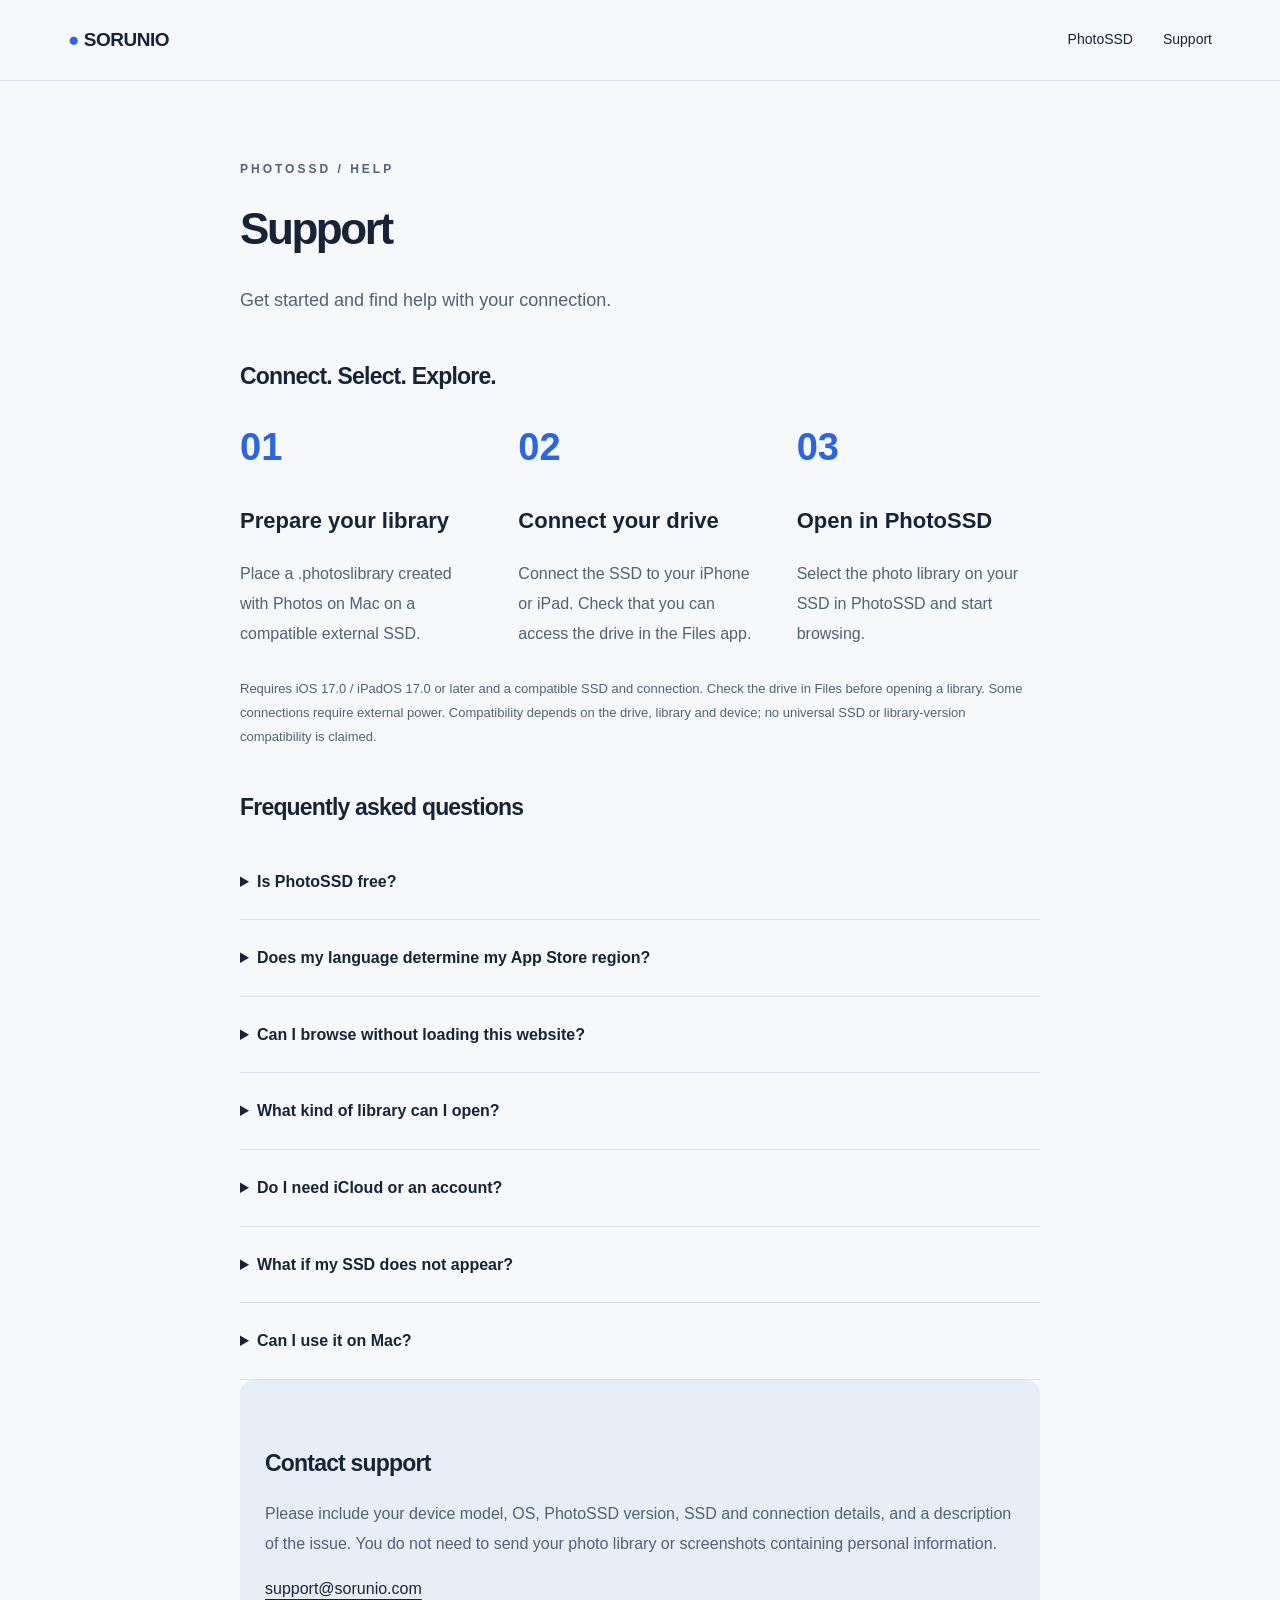
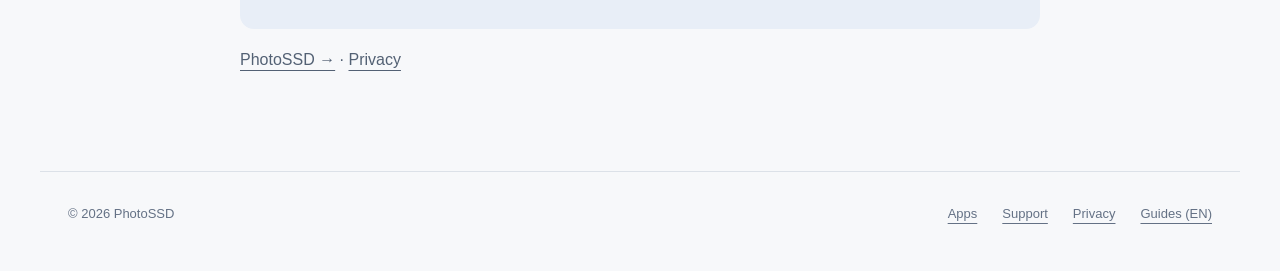
<file: support.html>
<!doctype html><html lang="en"><head><meta charset="utf-8"><meta name="viewport" content="width=device-width, initial-scale=1"><title>PhotoSSD Support</title><meta name="description" content="Get help with PhotoSSD. Learn how to connect your external SSD, select a Mac Photos library and troubleshoot common iPhone and iPad connection issues."><link rel="canonical" href="https://djvshvk343.github.io/photossd-support/support.html"><link rel="alternate" hreflang="en" href="https://djvshvk343.github.io/photossd-support/support.html"><link rel="alternate" hreflang="x-default" href="https://djvshvk343.github.io/photossd-support/support.html"><meta property="og:type" content="website"><meta property="og:title" content="PhotoSSD Support"><meta property="og:description" content="Get help with PhotoSSD. Learn how to connect your external SSD, select a Mac Photos library and troubleshoot common iPhone and iPad connection issues."><meta property="og:url" content="https://djvshvk343.github.io/photossd-support/support.html"><meta property="og:image" content="https://djvshvk343.github.io/photossd-support/assets/og.png"><meta property="og:image:alt" content="PhotoSSD"><meta property="og:locale" content="en_GB"><meta name="apple-itunes-app" content="app-id=6810257487"><meta property="og:site_name" content="SORUNIO — PhotoSSD"><meta name="twitter:card" content="summary_large_image"><link rel="icon" href="assets/icon.webp"><link rel="stylesheet" href="assets/style.css"><script type="application/ld+json">[{"@context": "https://schema.org", "@type": "WebPage", "name": "PhotoSSD Support", "url": "https://djvshvk343.github.io/photossd-support/support.html", "inLanguage": "en", "description": "Get help with PhotoSSD. Learn how to connect your external SSD, select a Mac Photos library and troubleshoot common iPhone and iPad connection issues."}, {"@context": "https://schema.org", "@type": "WebSite", "@id": "https://djvshvk343.github.io/photossd-support/#website", "name": "SORUNIO — PhotoSSD", "url": "https://djvshvk343.github.io/photossd-support/", "inLanguage": ["en"]}, {"@context": "https://schema.org", "@type": "BreadcrumbList", "itemListElement": [{"@type": "ListItem", "position": 1, "name": "Apps", "item": "https://djvshvk343.github.io/photossd-support/"}, {"@type": "ListItem", "position": 2, "name": "PhotoSSD Support", "item": "https://djvshvk343.github.io/photossd-support/support.html"}]}]</script></head><body><a class="skip" href="#main">Skip to content</a><header><nav aria-label="Main navigation"><a class="brand" href="index.html"><span>●</span> SORUNIO</a><a href="photossd/index.html">PhotoSSD</a><a href="support.html">Support</a></nav></header><main id="main"><article class="prose"><p class="eyebrow">PhotoSSD / Help</p><h1>Support</h1><p class="lead">Get started and find help with your connection.</p><h2>Connect. Select. Explore.</h2><div class="steps"><article><h3>Prepare your library</h3><p>Place a .photoslibrary created with Photos on Mac on a compatible external SSD.</p></article><article><h3>Connect your drive</h3><p>Connect the SSD to your iPhone or iPad. Check that you can access the drive in the Files app.</p></article><article><h3>Open in PhotoSSD</h3><p>Select the photo library on your SSD in PhotoSSD and start browsing.</p></article></div><p class="note">Requires iOS 17.0 / iPadOS 17.0 or later and a compatible SSD and connection. Check the drive in Files before opening a library. Some connections require external power. Compatibility depends on the drive, library and device; no universal SSD or library-version compatibility is claimed.</p><h2>Frequently asked questions</h2><details><summary>Is PhotoSSD free?</summary><p>PhotoSSD is free to download and use, with no subscription or in-app purchases. Check your local App Store for current availability.</p></details><details><summary>Does my language determine my App Store region?</summary><p>No. Your Apple Account country or region determines the storefront. The current app listing shows supported interface languages. This website and public guides are in English.</p></details><details><summary>Can I browse without loading this website?</summary><p>Once the app is installed and your originals are available locally on the SSD, library browsing runs on your device. This website is not required to load the library. Cloud-only originals must first be downloaded on your Mac.</p></details><details><summary>What kind of library can I open?</summary><p>PhotoSSD is a viewer for Apple Photos libraries (.photoslibrary) created on Mac. It is designed for these libraries rather than general photo folders.</p></details><details><summary>Do I need iCloud or an account?</summary><p>No account registration or cloud upload of your photos is required to use PhotoSSD.</p></details><details><summary>What if my SSD does not appear?</summary><p>First check that the SSD appears in the Files app. Check the cable, adapter, and power supply. If the problem persists, contact support with your device, OS, SSD, and connection details.</p></details><details><summary>Can I use it on Mac?</summary><p>This website focuses on use with iPhone and iPad. The App Store lists macOS operation as unverified.</p></details><section class="contact" id="contact"><h2>Contact support</h2><p>Please include your device model, OS, PhotoSSD version, SSD and connection details, and a description of the issue. You do not need to send your photo library or screenshots containing personal information.</p><a href="mailto:support@sorunio.com">support@sorunio.com</a></section><p><a href="photossd/index.html">PhotoSSD →</a> · <a href="privacy.html">Privacy</a></p></article></main><footer><span>© 2026 PhotoSSD</span><div><a href="index.html">Apps</a><a href="support.html">Support</a><a href="privacy.html">Privacy</a><a href="guides/index.html">Guides (EN)</a></div></footer></body></html>
</file>
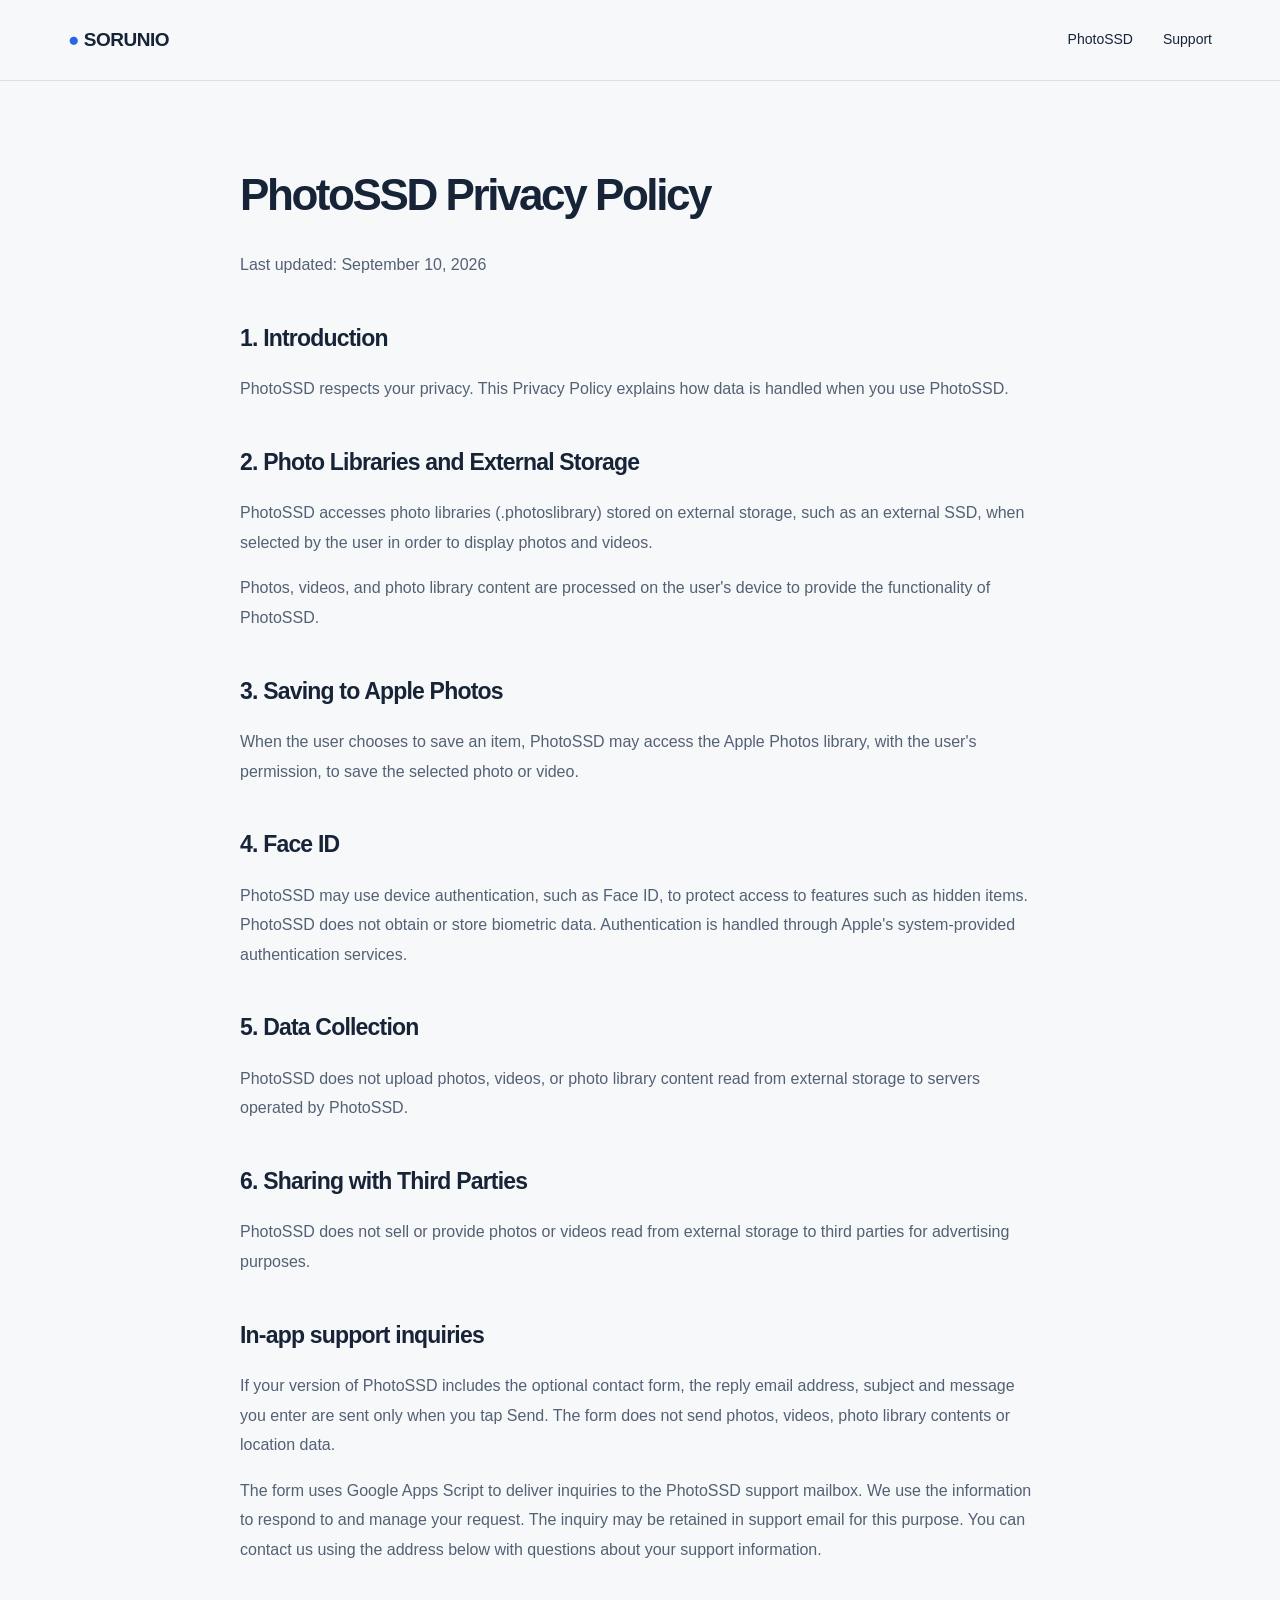
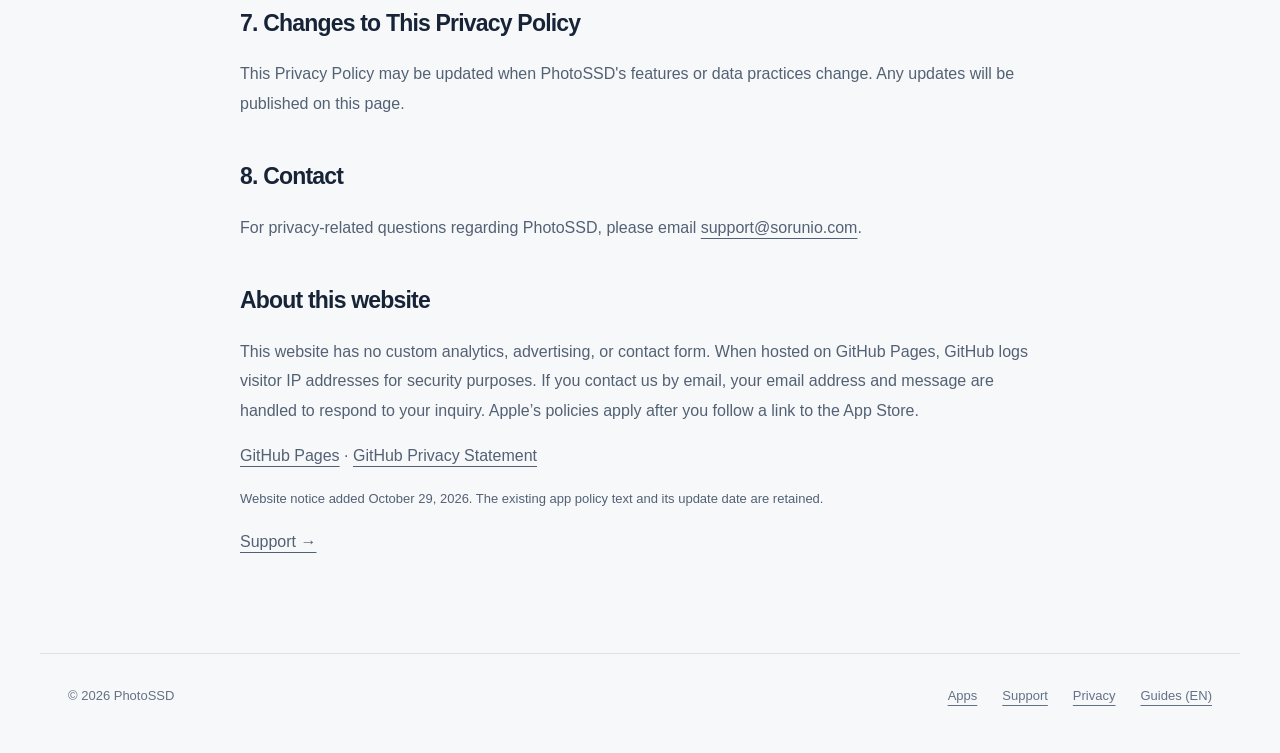
<file: en/privacy.html>
<!doctype html><html lang="en"><head><meta charset="utf-8"><meta name="viewport" content="width=device-width, initial-scale=1"><meta name="robots" content="noindex,follow"><meta http-equiv="refresh" content="0;url=https://djvshvk343.github.io/photossd-support/privacy.html"><link rel="canonical" href="https://djvshvk343.github.io/photossd-support/privacy.html"><title>Page moved | PhotoSSD</title></head><body><p><a href="https://djvshvk343.github.io/photossd-support/privacy.html">Continue to the English page</a></p></body></html>
</file>
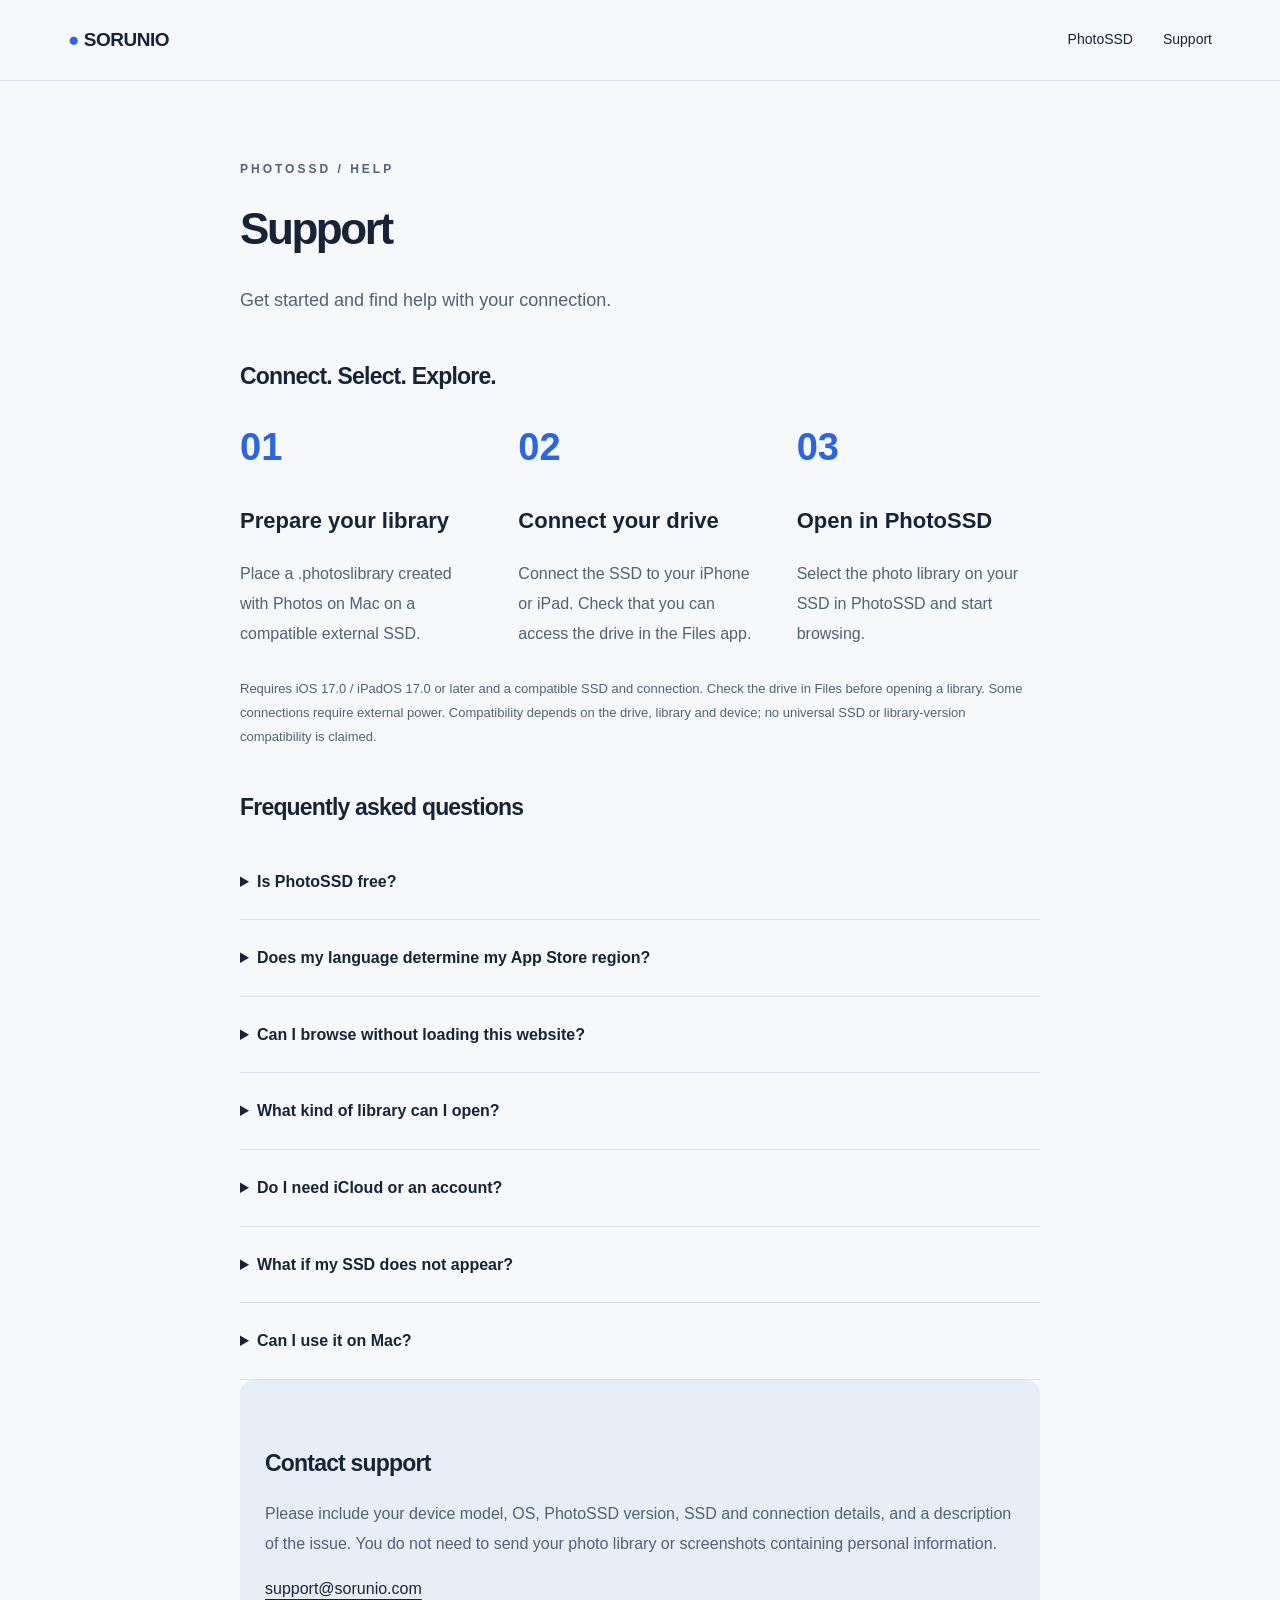
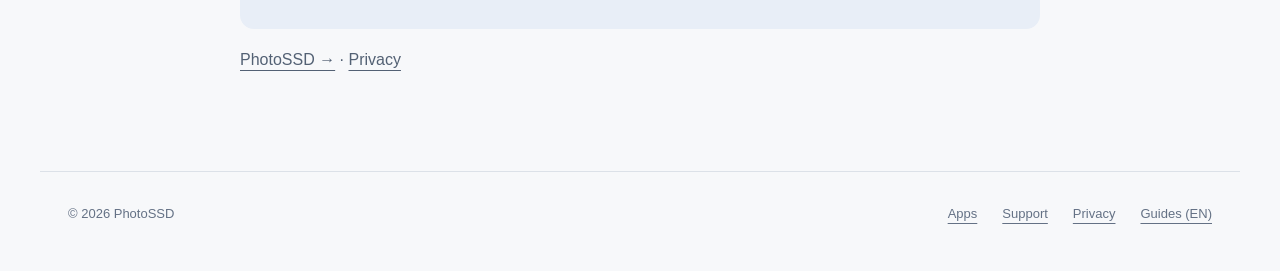
<file: en/support.html>
<!doctype html><html lang="en"><head><meta charset="utf-8"><meta name="viewport" content="width=device-width, initial-scale=1"><meta name="robots" content="noindex,follow"><meta http-equiv="refresh" content="0;url=https://djvshvk343.github.io/photossd-support/support.html"><link rel="canonical" href="https://djvshvk343.github.io/photossd-support/support.html"><title>Page moved | PhotoSSD</title></head><body><p><a href="https://djvshvk343.github.io/photossd-support/support.html">Continue to the English page</a></p></body></html>
</file>
<file: assets/style.css>
*{box-sizing:border-box}html{scroll-behavior:smooth;scroll-padding-top:100px}body{margin:0;background:#f7f8fa;color:#172437;font-family:-apple-system,BlinkMacSystemFont,"Helvetica Neue",Arial,"Hiragino Kaku Gothic ProN",sans-serif;line-height:1.85}a{color:inherit;text-underline-offset:5px}img{max-width:100%;height:auto}header{border-bottom:1px solid #dce1e8;background:#f7f8faf2;position:sticky;top:0;z-index:10;backdrop-filter:blur(12px)}nav{max-width:1200px;margin:auto;display:flex;align-items:center;gap:30px;min-height:80px;padding:16px 28px}nav a{text-decoration:none;font-size:14px}nav .brand{font-size:19px;font-weight:750;letter-spacing:-.5px;margin-right:auto}.brand span{color:#2865e8}main{max-width:1200px;margin:auto;padding:0 28px}.eyebrow{font-size:12px;letter-spacing:3px;color:#2865e8;font-weight:750;text-transform:uppercase}.hero{display:grid;grid-template-columns:1.25fr 1fr;gap:65px;align-items:center;padding:80px 0 90px}h1{font-size:clamp(40px,4.8vw,68px);letter-spacing:-.055em;line-height:1.23;margin:22px 0 28px;font-weight:750}h1 span{color:#2865e8}h2{font-size:clamp(27px,3vw,40px);letter-spacing:-.035em;line-height:1.45}h3{font-size:22px;line-height:1.5}.lead{font-size:18px;color:#536174;max-width:620px}.buttons{display:flex;align-items:center;gap:24px;flex-wrap:wrap;margin:30px 0}.button{display:inline-flex;align-items:center;gap:14px;border-radius:9px;background:#172437;color:white;text-decoration:none;padding:14px 22px;font-weight:650;line-height:1.5}.button.blue{background:#2865e8}.button:hover{background:#1748aa}.button small{font-size:10px;display:block;font-weight:400}.note{font-size:13px;color:#647185}.hero-art{position:relative;background:#e8eef7;border-radius:32px;padding:35px 28px 0;display:flex;justify-content:center;overflow:hidden;box-shadow:inset 0 0 70px #d9e6fa}.hero-art img.screen{width:260px;border:7px solid #17202c;border-bottom:0;border-radius:34px 34px 0 0;box-shadow:0 20px 50px #1c365b30;display:block}.art-label{position:absolute;left:20px;bottom:45px;background:white;padding:12px 18px;border:1px solid #dde4ee;border-radius:12px;box-shadow:0 8px 30px #142d5020;font-size:13px;font-weight:650}.art-label span{display:block;color:#2865e8;font-size:11px}.strip{display:grid;grid-template-columns:repeat(3,1fr);border-top:1px solid #dce1e8;border-bottom:1px solid #dce1e8;padding:23px 0;gap:20px}.strip p{margin:0;font-size:14px}.strip b{display:block;font-size:17px}.section{padding:80px 0}.section + .section{border-top:1px solid #dce1e8}.section-title{display:flex;align-items:end;justify-content:space-between;gap:30px;margin-bottom:35px}.section-title h2{margin-bottom:0}.section-title p{max-width:380px;color:#647185;font-size:14px}.features{display:grid;grid-template-columns:repeat(3,1fr);gap:40px}.feature{border-top:2px solid #2865e8;padding-top:20px}.feature .num{color:#2865e8;font-size:13px;font-weight:700}.feature p{color:#647185;font-size:15px}.gallery{display:grid;grid-template-columns:repeat(4,1fr);gap:22px}.gallery a{display:block}.gallery img{display:block;border-radius:20px;border:1px solid #dce1e8;background:#111}.gallery figcaption{font-size:13px;color:#647185;padding-top:15px}.gallery figure{margin:0}.steps{display:grid;grid-template-columns:repeat(3,1fr);gap:35px;counter-reset:step}.steps article{counter-increment:step}.steps article:before{content:'0' counter(step);color:#2865e8;font-size:38px;font-weight:700}.steps p{color:#647185}.privacy-panel{background:#172437;color:#fff;border-radius:24px;padding:50px;display:grid;grid-template-columns:1fr 1fr;gap:50px}.privacy-panel p{color:#becbdf}.privacy-panel .eyebrow{color:#87aeff}.cta{text-align:center;padding:60px 20px}.cta .buttons{justify-content:center}footer{max-width:1200px;margin:auto;border-top:1px solid #dce1e8;padding:30px 28px 45px;display:flex;justify-content:space-between;gap:24px;color:#647185;font-size:13px}footer div{display:flex;gap:25px}.app-card{display:grid;grid-template-columns:100px 1fr auto;align-items:center;gap:35px;padding:38px 0;border-top:1px solid #dce1e8}.app-card img{width:100px;border-radius:23px}.app-card h3{margin:0}.app-card p{color:#647185;margin:8px 0}.intro-icon{width:65px;border-radius:15px}.prose{max-width:800px;margin:auto;padding:65px 0 80px}.prose h1{font-size:44px}.prose h2{font-size:23px;margin-top:42px}.prose p{color:#536174}.prose a{overflow-wrap:anywhere}.prose .contact{background:#e8eef7;padding:25px;border-radius:14px}details{border-bottom:1px solid #dce1e8;padding:23px 0}summary{cursor:pointer;font-weight:650}details p{color:#647185;max-width:850px}.skip{position:absolute;left:10px;top:-80px;z-index:20;background:white;padding:10px}.skip:focus{top:5px}:focus-visible{outline:3px solid #f29c27;outline-offset:5px}@media(max-width:800px){nav{gap:18px;padding:14px 20px;min-height:68px}nav a{font-size:12px}main{padding:0 22px}.hero{grid-template-columns:1fr;gap:35px;padding:45px 0}.hero-art{max-width:450px;width:100%;margin:auto;max-height:570px}.hero h1{font-size:clamp(34px,8.3vw,44px)}.strip{grid-template-columns:1fr;gap:12px}.strip b{display:inline;margin-right:10px}.features,.steps{grid-template-columns:1fr;gap:25px}.section{padding:50px 0}.section-title{display:block}.gallery{grid-template-columns:repeat(2,1fr);gap:20px 15px}.privacy-panel{grid-template-columns:1fr;padding:30px;gap:10px}.app-card{grid-template-columns:70px 1fr;gap:20px}.app-card .button{grid-column:1/-1;justify-content:center}.app-card img{width:70px}footer{flex-direction:column}footer div{flex-wrap:wrap}.prose h1{font-size:34px}}@media(prefers-reduced-motion:reduce){html{scroll-behavior:auto}}.table-scroll{overflow-x:auto}table{width:100%;border-collapse:collapse;font-size:15px}th,td{text-align:left;border-bottom:1px solid #dce1e8;padding:16px;vertical-align:top}th{background:#e8eef7}.prose li{margin-bottom:10px}.prose code{overflow-wrap:anywhere}.storefronts{line-height:2.4}.feature a{text-decoration-thickness:1px}@media(max-width:400px){nav{gap:12px}nav .brand{font-size:17px}nav a{font-size:12px}}
</file>
